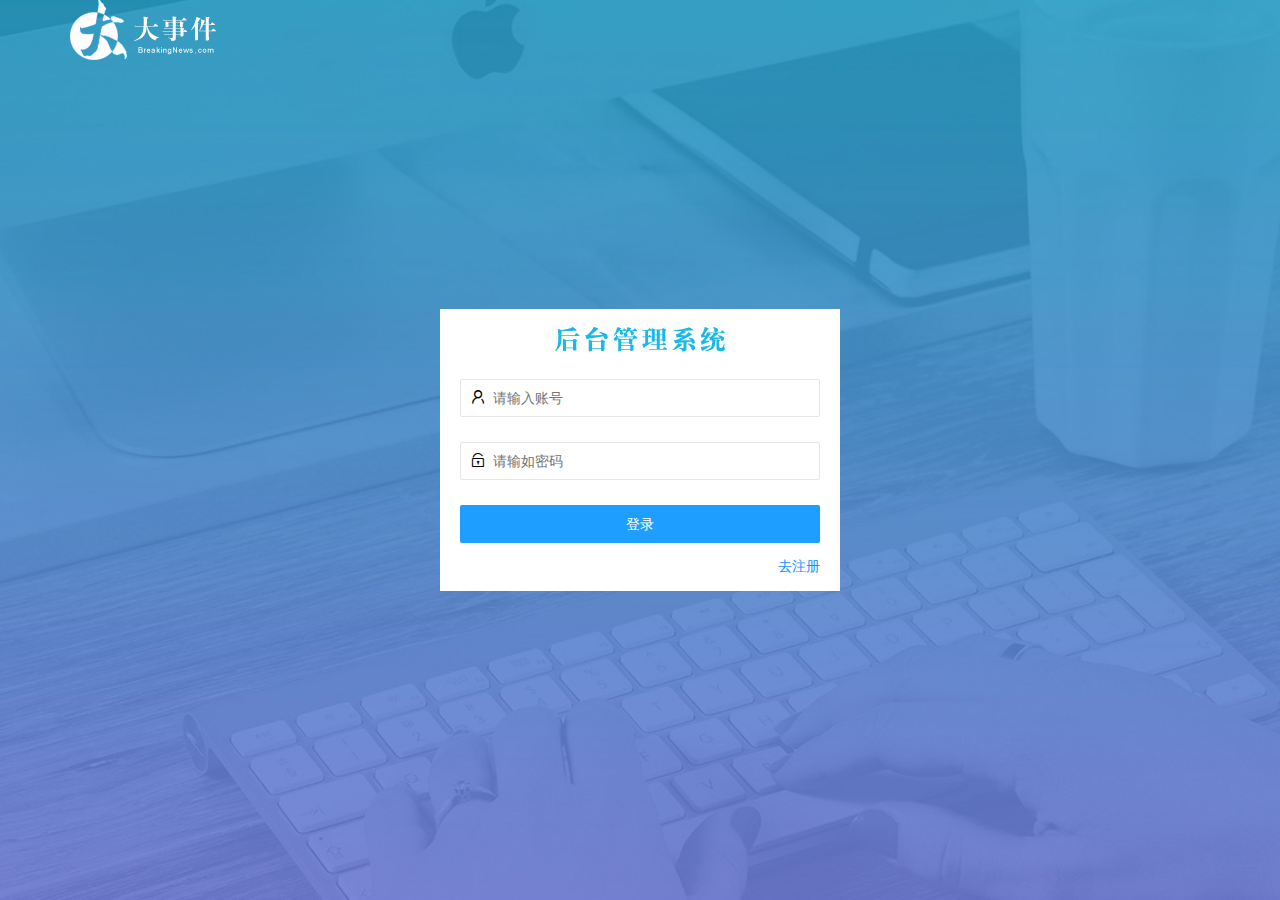
<file: login.html>
<!DOCTYPE html>
<html lang="en">

<head>
    <meta charset="UTF-8">
    <meta http-equiv="X-UA-Compatible" content="IE=edge">
    <meta name="viewport" content="width=device-width, initial-scale=1.0">
    <title>loginAndReg</title>
    <!-- 设置标签自闭和 -->
    <link rel="stylesheet" href="./assets/lib/layui/css/layui.css" />
    <link rel="stylesheet" href="./assets/css/login.css" />
    
</head>

<body>
    <!-- 头部logo区域 -->
    <div class="layui-main">
        <img src="./assets/images/logo.png" />
    </div>
    <!-- 登录注册区域 -->
    <div class="loginAndRegbox">
        <div class="title-box">
        </div>
        <!-- 登录表单 -->
        <div class="login-box">
            <form class="layui-form" action="" id="form_login">
                <div class="layui-form-item">
                    <i class="layui-icon layui-icon-username"></i>
                    <input type="text" name="username" placeholder="请输入账号" autocomplete="off" class="layui-input" required lay-verify="required">

                </div>
                <div class="layui-form-item">
                    <i class="layui-icon layui-icon-password"></i>
                    <input type="password" name="password" placeholder="请输如密码" autocomplete="off" class="layui-input" required lay-verify="required|pwd">

                </div>
                <div class="layui-form-item">
                    <!-- 表填提交按钮和普通按钮的区别，就是lay-submit 属性 -->
                    <button type="submit" class="layui-btn layui-btn-fluid layui-btn-normal" lay-submit>登录</button>
                </div>
                <div class="layui-form-item links">
                    <a href="#javascript:;" id="link_reg">去注册</a>
                </div>
            </form>
        </div>
        <!-- 注册表单 -->
        <div class="reg-box">
            <form class="layui-form" action="" id="form_reg">
                <div class="layui-form-item">
                    <i class="layui-icon layui-icon-username"></i>
                    <input type="text" name="username" placeholder="请输入账号" autocomplete="off" class="layui-input" required lay-verify="required">

                </div>
                <div class="layui-form-item">
                    <i class="layui-icon layui-icon-password "></i>
                    <input type="password" name="password" placeholder="请输如密码" autocomplete="off" class="layui-input" required lay-verify="required|pwd">

                </div>
                <div class="layui-form-item">
                    <i class="layui-icon layui-icon-password "></i>
                    <input type="password" name="repassword" placeholder="请确认密码" autocomplete="off" class="layui-input" required lay-verify="required|pwd">

                </div>
                <div class="layui-form-item">
                    <!-- 表填提交按钮和普通按钮的区别，就是lay-submit 属性 -->
                    <button type="submit" class="layui-btn layui-btn-fluid layui-btn-normal" lay-submit>注册</button>
                </div>
                <div class="layui-form-item links">
                    <a href="#javascript:;" id="link_login">去登陆</a>
                </div>
            </form>
        </div>

    </div>

    <script src="./assets/lib/layui/layui.all.js"></script>
    <script src="./assets/lib/jquery.js"></script>
    <script src="./assets/js/baseAPI.js"></script>
    
    <script src="./assets/js/login.js"></script>
</body>

</html>
</file>
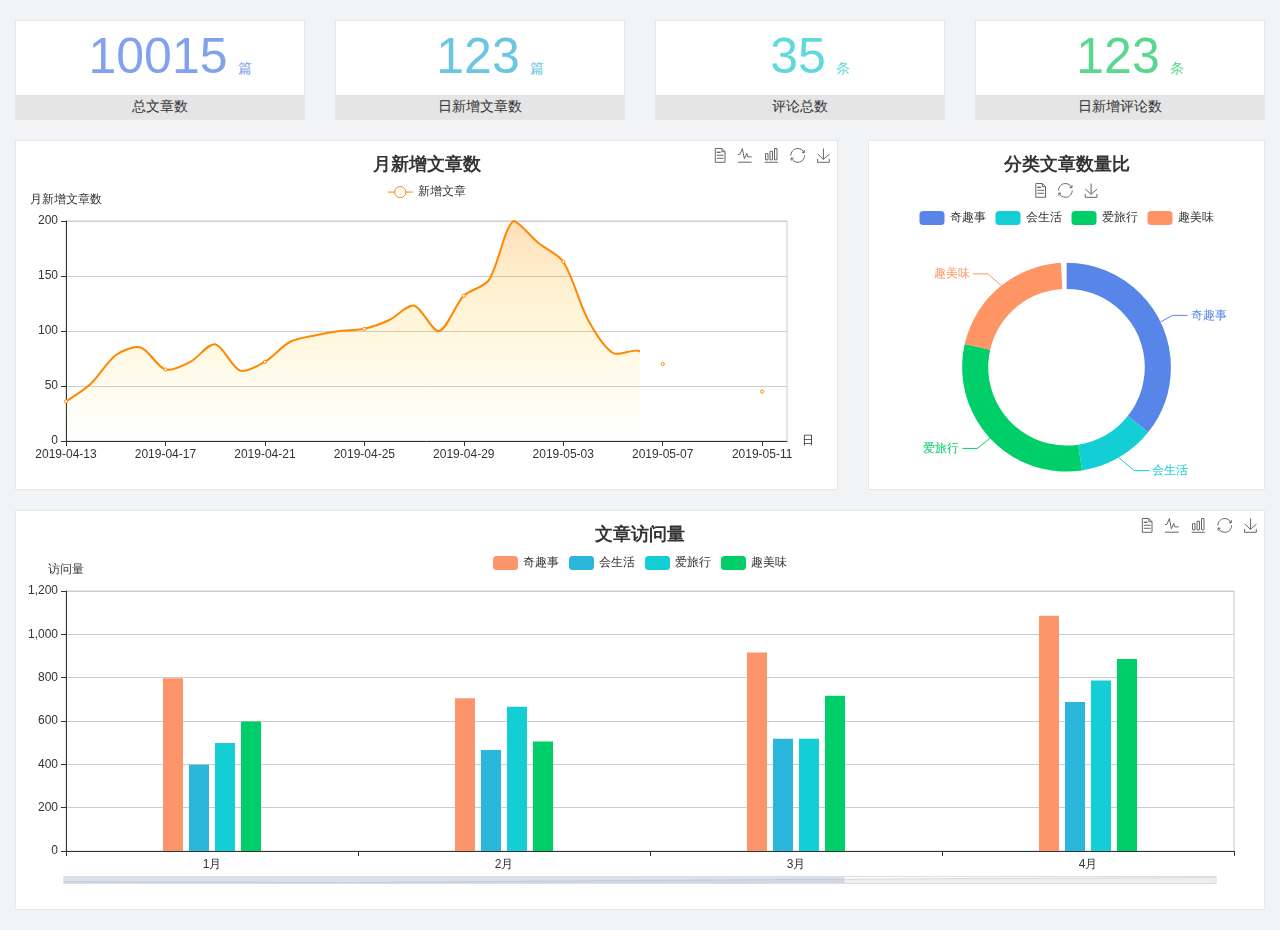
<file: home/dashboard.html>
<!DOCTYPE html>
<html lang="en">

<head>
  <meta charset="UTF-8">
  <meta name="viewport" content="width=device-width, initial-scale=1.0">
  <meta http-equiv="X-UA-Compatible" content="ie=edge">
  <title>图表统计</title>
  <link rel="stylesheet" href="../../assets/lib/bootstrap.css" />
  <link rel="stylesheet" href="../../assets/lib/main.css" />
  <script src="../../assets/lib/jquery.js"></script>
  <script type="text/javascript" src="../../assets/lib/echarts.min.js"></script>
</head>

<body>
  <div class="container-fluid">
    <div class="row spannel_list">
      <div class="col-sm-3 col-xs-6">
        <div class="spannel">
          <em>10015</em><span>篇</span>
          <b>总文章数</b>
        </div>
      </div>
      <div class="col-sm-3 col-xs-6">
        <div class="spannel scolor01">
          <em>123</em><span>篇</span>
          <b>日新增文章数</b>
        </div>
      </div>
      <div class="col-sm-3 col-xs-6">
        <div class="spannel scolor02">
          <em>35</em><span>条</span>
          <b>评论总数</b>
        </div>
      </div>
      <div class="col-sm-3 col-xs-6">
        <div class="spannel scolor03">
          <em>123</em><span>条</span>
          <b>日新增评论数</b>
        </div>
      </div>
    </div>
  </div>

  <div class="container-fluid">
    <div class="row curve-pie">
      <div class="col-lg-8 col-md-8">
        <div class="gragh_pannel" id="curve_show"></div>
      </div>
      <div class="col-lg-4 col-md-4">
        <div class="gragh_pannel" id="pie_show"></div>
      </div>
    </div>
  </div>

  <div class="container-fluid">
    <div class="column_pannel" id="column_show"></div>
  </div>

  <script>
    var oChart = echarts.init(document.getElementById('curve_show'));
    var aList_all = [
      { 'count': 36, 'date': '2019-04-13' },
      { 'count': 52, 'date': '2019-04-14' },
      { 'count': 78, 'date': '2019-04-15' },
      { 'count': 85, 'date': '2019-04-16' },
      { 'count': 65, 'date': '2019-04-17' },
      { 'count': 72, 'date': '2019-04-18' },
      { 'count': 88, 'date': '2019-04-19' },
      { 'count': 64, 'date': '2019-04-20' },
      { 'count': 72, 'date': '2019-04-21' },
      { 'count': 90, 'date': '2019-04-22' },
      { 'count': 96, 'date': '2019-04-23' },
      { 'count': 100, 'date': '2019-04-24' },
      { 'count': 102, 'date': '2019-04-25' },
      { 'count': 110, 'date': '2019-04-26' },
      { 'count': 123, 'date': '2019-04-27' },
      { 'count': 100, 'date': '2019-04-28' },
      { 'count': 132, 'date': '2019-04-29' },
      { 'count': 146, 'date': '2019-04-30' },
      { 'count': 200, 'date': '2019-05-01' },
      { 'count': 180, 'date': '2019-05-02' },
      { 'count': 163, 'date': '2019-05-03' },
      { 'count': 110, 'date': '2019-05-04' },
      { 'count': 80, 'date': '2019-05-05' },
      { 'count': 82, 'date': '2019-05-06' },
      { 'count': 70, 'date': '2019-05-07' },
      { 'count': 65, 'date': '2019-05-08' },
      { 'count': 54, 'date': '2019-05-09' },
      { 'count': 40, 'date': '2019-05-10' },
      { 'count': 45, 'date': '2019-05-11' },
      { 'count': 38, 'date': '2019-05-12' },
    ];

    let aCount = [];
    let aDate = [];

    for (var i = 0; i < aList_all.length; i++) {
      aCount.push(aList_all[i].count);
      aDate.push(aList_all[i].date);
    }

    var chartopt = {
      title: {
        text: '月新增文章数',
        left: 'center',
        top: '10'
      },
      tooltip: {
        trigger: 'axis'
      },
      legend: {
        data: ['新增文章'],
        top: '40'
      },
      toolbox: {
        show: true,
        feature: {
          mark: { show: true },
          dataView: { show: true, readOnly: false },
          magicType: { show: true, type: ['line', 'bar'] },
          restore: { show: true },
          saveAsImage: { show: true }
        }
      },
      calculable: true,
      xAxis: [
        {
          name: '日',
          type: 'category',
          boundaryGap: false,
          data: aDate
        }
      ],
      yAxis: [
        {
          name: '月新增文章数',
          type: 'value'
        }
      ],
      series: [
        {
          name: '新增文章',
          type: 'line',
          smooth: true,
          itemStyle: { normal: { areaStyle: { type: 'default' }, color: '#f80' }, lineStyle: { color: '#f80' } },
          data: aCount
        }],
      areaStyle: {
        normal: {
          color: new echarts.graphic.LinearGradient(0, 0, 0, 1, [{
            offset: 0,
            color: 'rgba(255,136,0,0.39)'
          }, {
            offset: .34,
            color: 'rgba(255,180,0,0.25)'
          }, {
            offset: 1,
            color: 'rgba(255,222,0,0.00)'
          }])

        }
      },
      grid: {
        show: true,
        x: 50,
        x2: 50,
        y: 80,
        height: 220
      }
    };

    oChart.setOption(chartopt);


    var oPie = echarts.init(document.getElementById('pie_show'));
    var oPieopt =
    {
      title: {
        top: 10,
        text: '分类文章数量比',
        x: 'center'
      },
      tooltip: {
        trigger: 'item',
        formatter: "{a} <br/>{b} : {c} ({d}%)"
      },
      color: ['#5885e8', '#13cfd5', '#00ce68', '#ff9565'],
      legend: {
        x: 'center',
        top: 65,
        data: ['奇趣事', '会生活', '爱旅行', '趣美味']
      },
      toolbox: {
        show: true,
        x: 'center',
        top: 35,
        feature: {
          mark: { show: true },
          dataView: { show: true, readOnly: false },
          magicType: {
            show: true,
            type: ['pie', 'funnel'],
            option: {
              funnel: {
                x: '25%',
                width: '50%',
                funnelAlign: 'left',
                max: 1548
              }
            }
          },
          restore: { show: true },
          saveAsImage: { show: true }
        }
      },
      calculable: true,
      series: [
        {
          name: '访问来源',
          type: 'pie',
          radius: ['45%', '60%'],
          center: ['50%', '65%'],
          data: [
            { value: 300, name: '奇趣事' },
            { value: 100, name: '会生活' },
            { value: 260, name: '爱旅行' },
            { value: 180, name: '趣美味' }
          ]
        }
      ]
    };
    oPie.setOption(oPieopt);



    var oColumn = this.echarts.init(document.getElementById('column_show'));
    var oColumnopt =
    {
      title: {
        text: '文章访问量',
        left: 'center',
        top: '10'
      },
      tooltip: {
        trigger: 'axis'
      },
      legend: {
        data: ['奇趣事', '会生活', '爱旅行', '趣美味'],
        top: '40'
      },
      toolbox: {
        show: true,
        feature: {
          mark: { show: true },
          dataView: { show: true, readOnly: false },
          magicType: { show: true, type: ['line', 'bar'] },
          restore: { show: true },
          saveAsImage: { show: true }
        }
      },
      calculable: true,
      xAxis: [
        {
          type: 'category',
          data: ['1月', '2月', '3月', '4月', '5月']
        }
      ],
      yAxis: [
        {
          name: '访问量',
          type: 'value'
        }
      ],
      series: [
        {
          name: '奇趣事',
          type: 'bar',
          barWidth: 20,
          itemStyle: {
            normal: { areaStyle: { type: 'default' }, color: '#fd956a' }
          },
          data: [800, 708, 920, 1090, 1200]
        },
        {
          name: '会生活',
          type: 'bar',
          barWidth: 20,
          itemStyle: {
            normal: { areaStyle: { type: 'default' }, color: '#2bb6db' }
          },
          data: [400, 468, 520, 690, 800]
        },
        {
          name: '爱旅行',
          type: 'bar',
          barWidth: 20,
          itemStyle: {
            normal: { areaStyle: { type: 'default' }, color: '#13cfd5' }
          },
          data: [500, 668, 520, 790, 900]
        },
        {
          name: '趣美味',
          type: 'bar',
          barWidth: 20,
          itemStyle: {
            normal: { areaStyle: { type: 'default' }, color: '#00ce68' }
          },
          data: [600, 508, 720, 890, 1000]
        }
      ],
      grid: {
        show: true,
        x: 50,
        x2: 30,
        y: 80,
        height: 260
      },
      dataZoom: [//给x轴设置滚动条
        {
          start: 0,//默认为0
          end: 100 - 1000 / 31,//默认为100
          type: 'slider',
          show: true,
          xAxisIndex: [0],
          handleSize: 0,//滑动条的 左右2个滑动条的大小
          height: 8,//组件高度
          left: 45, //左边的距离
          right: 50,//右边的距离
          bottom: 26,//右边的距离
          handleColor: '#ddd',//h滑动图标的颜色
          handleStyle: {
            borderColor: "#cacaca",
            borderWidth: "1",
            shadowBlur: 2,
            background: "#ddd",
            shadowColor: "#ddd",
          }
        }]
    };
    oColumn.setOption(oColumnopt);
  </script>
</body>

</html>
</file>
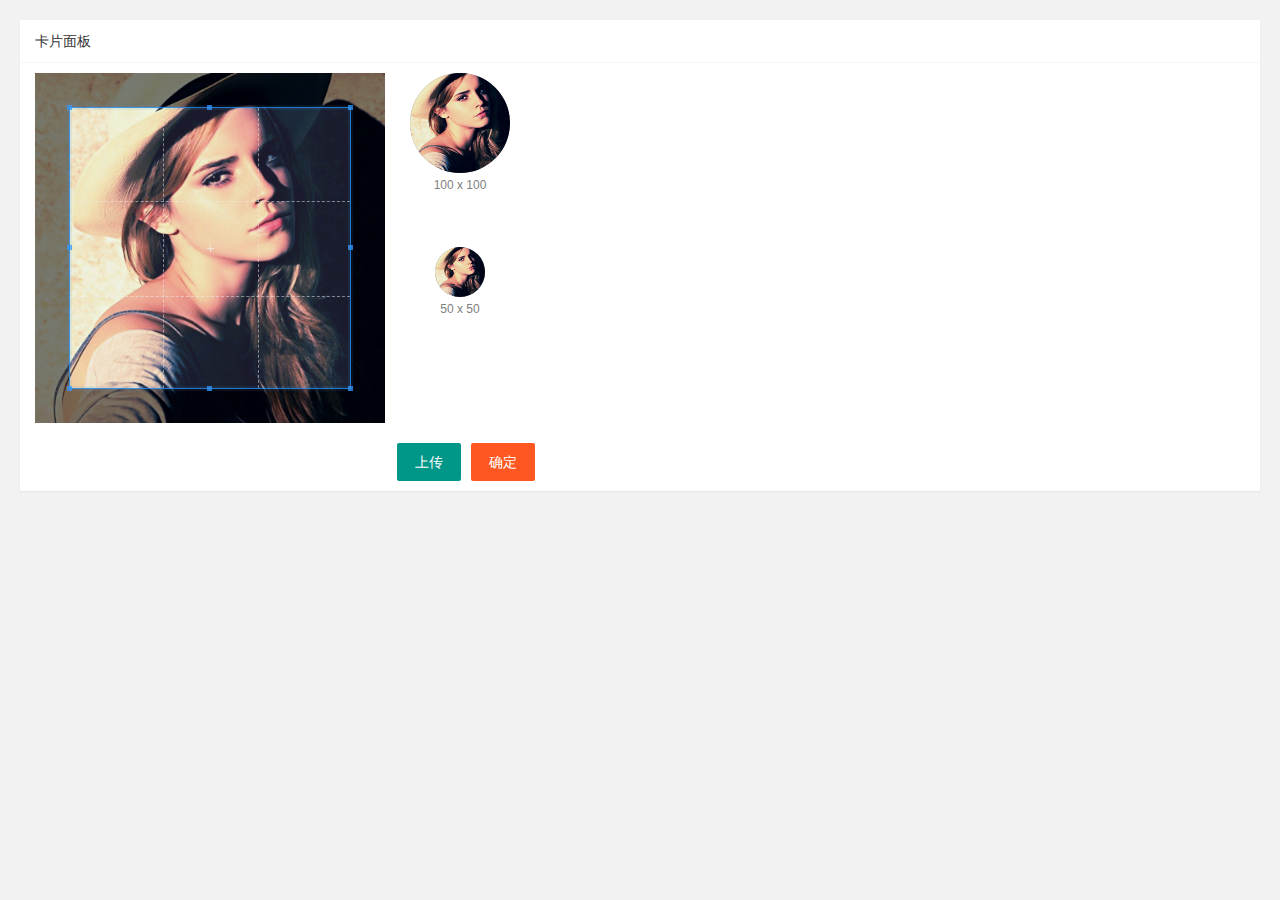
<file: user/user_avatar.html>
<!DOCTYPE html>
<html lang="en">

<head>
    <meta charset="UTF-8">
    <meta http-equiv="X-UA-Compatible" content="IE=edge">
    <meta name="viewport" content="width=device-width, initial-scale=1.0">
    <title>Document</title>
    <link rel="stylesheet" href="../assets/lib/layui/css/layui.css">
    <link rel="stylesheet" href="/assets/lib/cropper/cropper.css" />
    <link rel="stylesheet" href="../assets/css/user/user_avatar.css">
</head>

<body>
    <div class="layui-card">
        <div class="layui-card-header">卡片面板</div>
        <div class="layui-card-body">
            <!-- 第一行的图片裁剪和预览区域 -->
            <div class="row1">
                <!-- 图片裁剪区域 -->
                <div class="cropper-box">
                    <!-- 这个 img 标签很重要，将来会把它初始化为裁剪区域 -->
                    <img id="image" src="/assets/images/sample.jpg" />
                </div>
                <!-- 图片的预览区域 -->
                <div class="preview-box">
                    <div>
                        <!-- 宽高为 100px 的预览区域 -->
                        <div class="img-preview w100"></div>
                        <p class="size">100 x 100</p>
                    </div>
                    <div>
                        <!-- 宽高为 50px 的预览区域 -->
                        <div class="img-preview w50"></div>
                        <p class="size">50 x 50</p>
                    </div>
                </div>
            </div>

            <!-- 第二行的按钮区域 -->
            <div class="row2">
                <!-- bug2 这是一个input 不是button按钮 -->
                <!-- 指定上传什么类型的照片 -->
                <input type="file" id="file" accept="image/png,image/jpg">
                <button type="button" class="layui-btn" id="btnChooseImage">上传</button>
                <button type="button" class="layui-btn layui-btn-danger" id="btnUpload">确定</button>
            </div>

        </div>
    </div>

    <script src="../assets/lib/layui/layui.all.js"></script>
    <script src="/assets/lib/jquery.js"></script>
    <script src="../assets/js/baseAPI.js"></script>
    <script src="/assets/lib/cropper/Cropper.js"></script>
    <script src="/assets/lib/cropper/jquery-cropper.js"></script>
    <script src="../assets/js/user/user_avatar.js"></script>
</body>

</html>
</file>
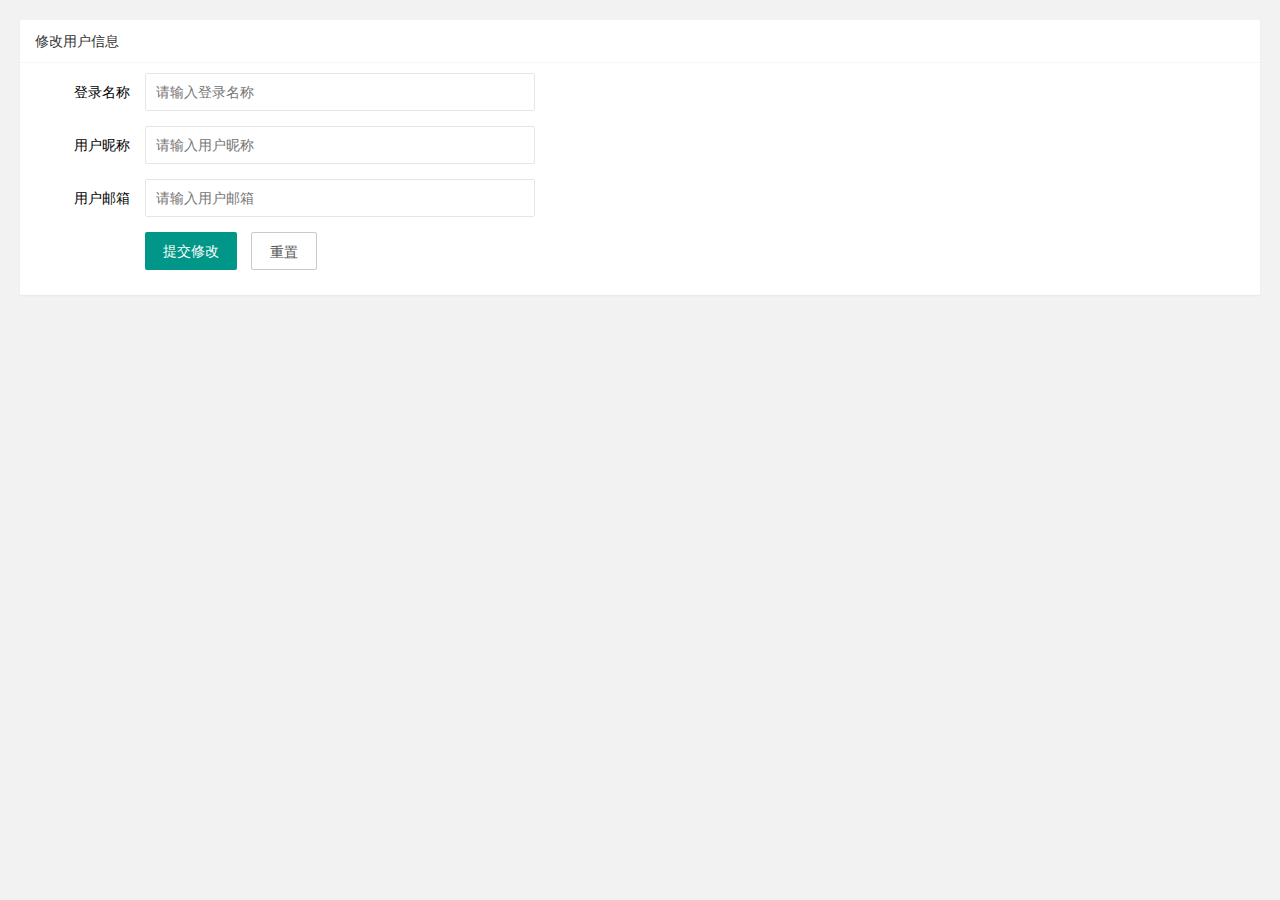
<file: user/user_info.html>
<!DOCTYPE html>
<html lang="en">

<head>
    <meta charset="UTF-8">
    <meta http-equiv="X-UA-Compatible" content="IE=edge">
    <meta name="viewport" content="width=device-width, initial-scale=1.0">
    <title>个人中心</title>
    <!-- 引入layui.css -->
    <link rel="stylesheet" href="../assets/lib/layui/css/layui.css" />
    <!-- 引入自己的css -->
    <link rel="stylesheet" href="../assets/css/user/user_info.css" />
</head>

<body>
    <div class="layui-card">
        <div class="layui-card-header">修改用户信息</div>
        <div class="layui-card-body">
            <form class="layui-form" lay-filter="userInfoForm">
                <!-- 表单的隐藏域名 不显示但是有值 -->
                <input type="hidden" name="id">
                <div class="layui-form-item">
                    <label class="layui-form-label">登录名称</label>
                    <div class="layui-input-block">
                        <!-- required为必填项 -->
                        <input type="text" name="username" required lay-verify="required" placeholder="请输入登录名称"
                            autocomplete="off" class="layui-input" readonly />
                    </div>
                </div>


                <div class="layui-form-item">
                    <label class="layui-form-label">用户昵称</label>
                    <div class="layui-input-block">
                        <!-- required为必填项 -->
                        <input type="text" name="nickname" required lay-verify="required|nickname" placeholder="请输入用户昵称"
                            autocomplete="off" class="layui-input" />
                    </div>
                </div>


                <div class="layui-form-item">
                    <label class="layui-form-label">用户邮箱</label>
                    <div class="layui-input-block">
                        <!-- required为必填项 -->
                        <input type="email" name="email" required lay-verify="required|email" placeholder="请输入用户邮箱"
                            autocomplete="off" class="layui-input" />
                    </div>
                </div>

                <div class="layui-form-item">
                    <div class="layui-input-block">
                        <button class="layui-btn" lay-submit lay-filter="formDemo" id="btnExit">提交修改</button>
                        <button type="reset" class="layui-btn layui-btn-primary" id="btnReset">重置</button>
                    </div>
                </div>
            </form>
        </div>
    </div>
    <script src="../assets/lib/layui/layui.all.js"></script>
    <script src="../assets/lib/jquery.js"></script>
    <script src="../assets/js/baseAPI.js"></script>
    <script src="../assets/js/user/user_info.js"></script>
</body>

</html>
</file>
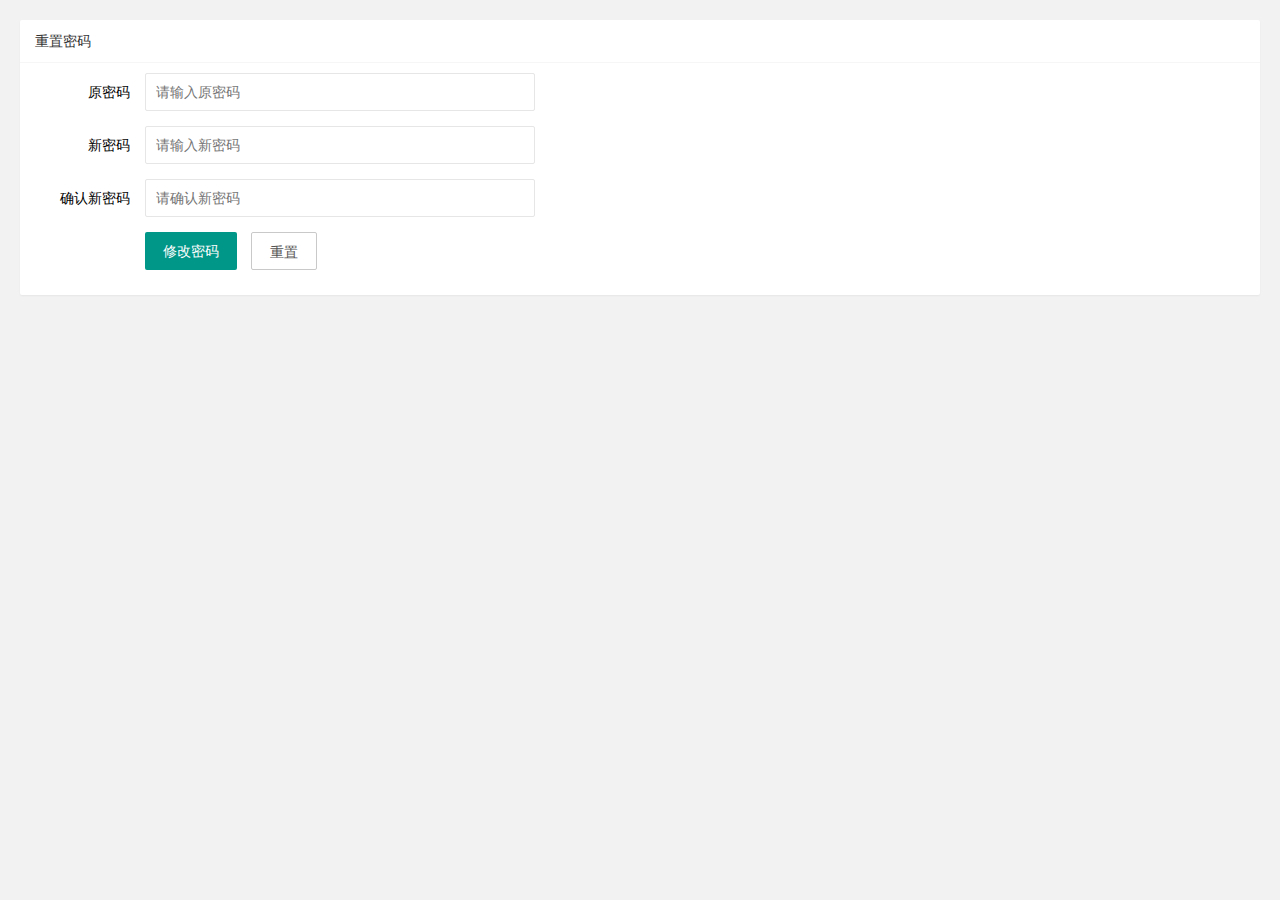
<file: user/user_pwd.html>
<!DOCTYPE html>
<html lang="en">

<head>
    <meta charset="UTF-8">
    <meta http-equiv="X-UA-Compatible" content="IE=edge">
    <meta name="viewport" content="width=device-width, initial-scale=1.0">
    <title>重置密码</title>
    <link rel="stylesheet" href="../assets/lib/layui/css/layui.css" />
    <link rel="stylesheet" href="../assets/css/user/user_pwd.css" />
</head>

<body>
    <div class="layui-card">
        <div class="layui-card-header">重置密码</div>
        <div class="layui-card-body">
            <!-- 密码重置表单 -->
            <form class="layui-form">
                <div class="layui-form-item">
                    <label class="layui-form-label">原密码</label>
                    <div class="layui-input-block">
                        <input type="password" name="oldPwd" required lay-verify="required|pwd" placeholder="请输入原密码"
                            autocomplete="off" class="layui-input" />
                    </div>
                </div>
                <div class="layui-form-item">
                    <label class="layui-form-label">新密码</label>
                    <div class="layui-input-block">
                        <input type="password" name="newPwd" required lay-verify="required|pwd|newPwd" placeholder="请输入新密码"
                            autocomplete="off" class="layui-input" />
                    </div>
                </div>
                <div class="layui-form-item">
                    <label class="layui-form-label">确认新密码</label>
                    <div class="layui-input-block">
                        <input type="password" name="rePwd" required lay-verify="required|pwd|rePwd" placeholder="请确认新密码"
                            autocomplete="off" class="layui-input" />
                    </div>
                </div>
                <div class="layui-form-item">
                    <div class="layui-input-block">
                        <button class="layui-btn" lay-submit lay-filter="formDemo">修改密码</button>
                        <button type="reset" class="layui-btn layui-btn-primary">重置</button>
                    </div>
                </div>
            </form>
        </div>
    </div>

    <script src="../assets/lib/layui/layui.all.js"></script>
    <script src="../assets/lib/jquery.js"></script>
    <script src="../assets/js/baseAPI.js"></script>
    <script src="../assets/js/user/user_pwd.js"></script>
</body>

</html>
</file>
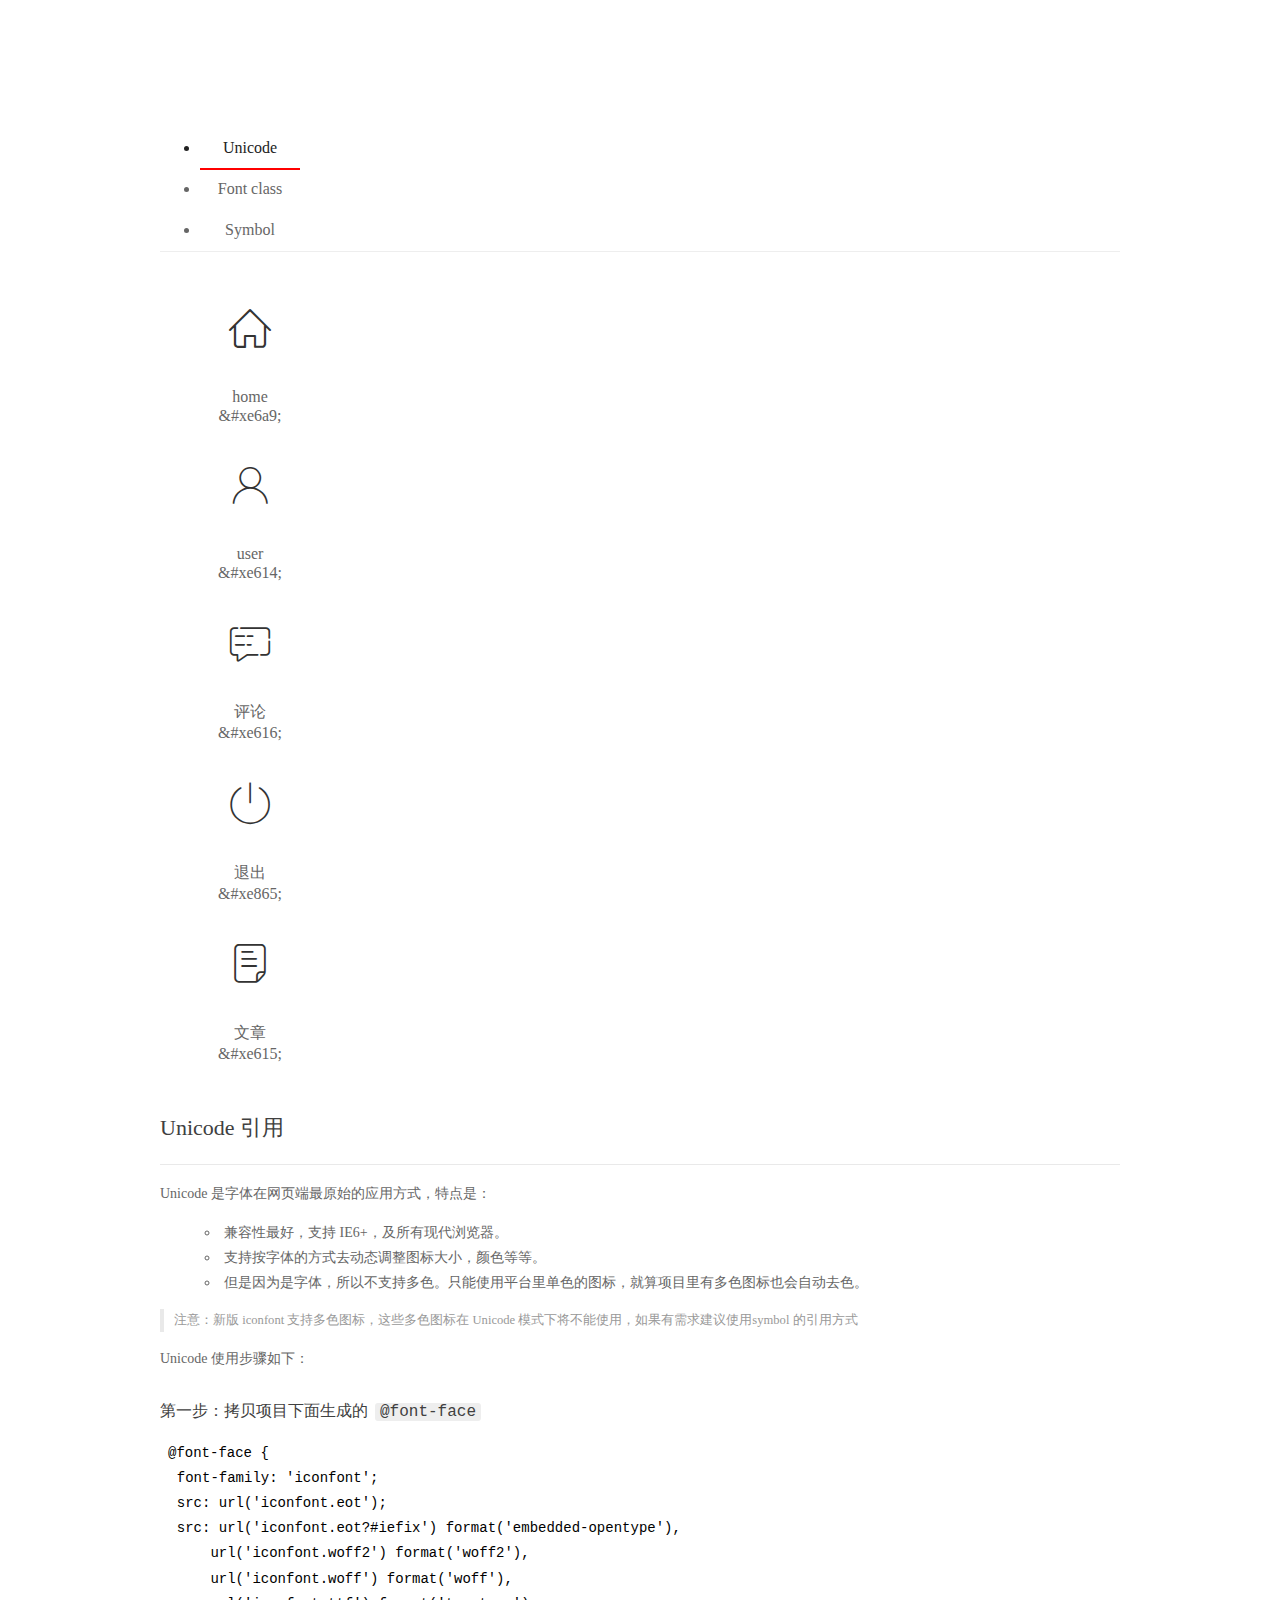
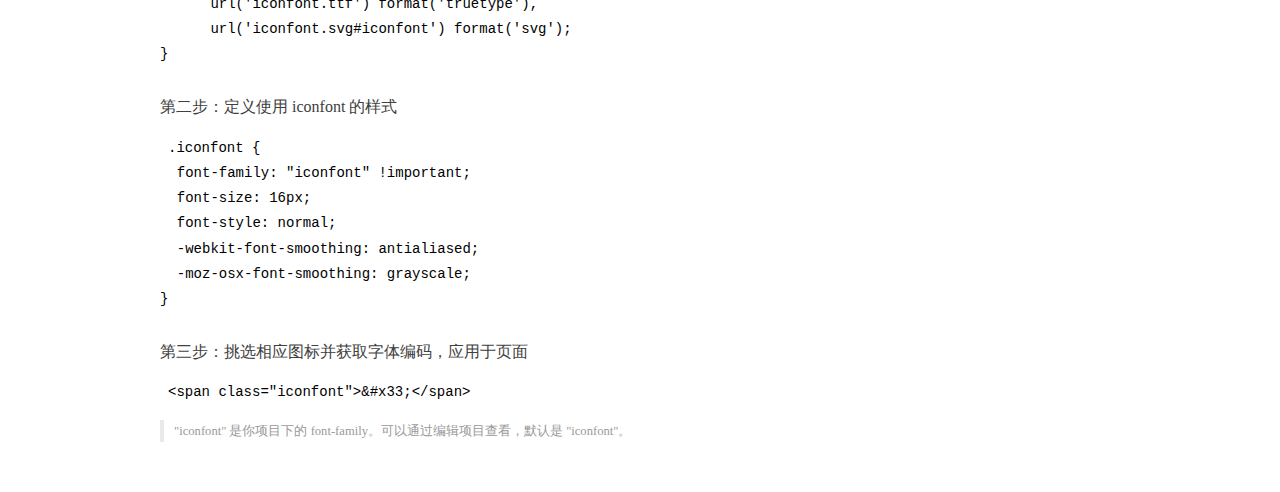
<file: assets/fonts/demo_index.html>
<!DOCTYPE html>
<html>
<head>
  <meta charset="utf-8"/>
  <title>IconFont Demo</title>
  <link rel="shortcut icon" href="https://gtms04.alicdn.com/tps/i4/TB1_oz6GVXXXXaFXpXXJDFnIXXX-64-64.ico" type="image/x-icon"/>
  <link rel="stylesheet" href="https://g.alicdn.com/thx/cube/1.3.2/cube.min.css">
  <link rel="stylesheet" href="demo.css">
  <link rel="stylesheet" href="iconfont.css">
  <script src="iconfont.js"></script>
  <!-- jQuery -->
  <script src="https://a1.alicdn.com/oss/uploads/2018/12/26/7bfddb60-08e8-11e9-9b04-53e73bb6408b.js"></script>
  <!-- 代码高亮 -->
  <script src="https://a1.alicdn.com/oss/uploads/2018/12/26/a3f714d0-08e6-11e9-8a15-ebf944d7534c.js"></script>
</head>
<body>
  <div class="main">
    <h1 class="logo"><a href="https://www.iconfont.cn/" title="iconfont 首页" target="_blank">&#xe86b;</a></h1>
    <div class="nav-tabs">
      <ul id="tabs" class="dib-box">
        <li class="dib active"><span>Unicode</span></li>
        <li class="dib"><span>Font class</span></li>
        <li class="dib"><span>Symbol</span></li>
      </ul>
      
    </div>
    <div class="tab-container">
      <div class="content unicode" style="display: block;">
          <ul class="icon_lists dib-box">
          
            <li class="dib">
              <span class="icon iconfont">&#xe6a9;</span>
                <div class="name">home</div>
                <div class="code-name">&amp;#xe6a9;</div>
              </li>
          
            <li class="dib">
              <span class="icon iconfont">&#xe614;</span>
                <div class="name">user</div>
                <div class="code-name">&amp;#xe614;</div>
              </li>
          
            <li class="dib">
              <span class="icon iconfont">&#xe616;</span>
                <div class="name">评论</div>
                <div class="code-name">&amp;#xe616;</div>
              </li>
          
            <li class="dib">
              <span class="icon iconfont">&#xe865;</span>
                <div class="name">退出</div>
                <div class="code-name">&amp;#xe865;</div>
              </li>
          
            <li class="dib">
              <span class="icon iconfont">&#xe615;</span>
                <div class="name">文章</div>
                <div class="code-name">&amp;#xe615;</div>
              </li>
          
          </ul>
          <div class="article markdown">
          <h2 id="unicode-">Unicode 引用</h2>
          <hr>

          <p>Unicode 是字体在网页端最原始的应用方式，特点是：</p>
          <ul>
            <li>兼容性最好，支持 IE6+，及所有现代浏览器。</li>
            <li>支持按字体的方式去动态调整图标大小，颜色等等。</li>
            <li>但是因为是字体，所以不支持多色。只能使用平台里单色的图标，就算项目里有多色图标也会自动去色。</li>
          </ul>
          <blockquote>
            <p>注意：新版 iconfont 支持多色图标，这些多色图标在 Unicode 模式下将不能使用，如果有需求建议使用symbol 的引用方式</p>
          </blockquote>
          <p>Unicode 使用步骤如下：</p>
          <h3 id="-font-face">第一步：拷贝项目下面生成的 <code>@font-face</code></h3>
<pre><code class="language-css"
>@font-face {
  font-family: 'iconfont';
  src: url('iconfont.eot');
  src: url('iconfont.eot?#iefix') format('embedded-opentype'),
      url('iconfont.woff2') format('woff2'),
      url('iconfont.woff') format('woff'),
      url('iconfont.ttf') format('truetype'),
      url('iconfont.svg#iconfont') format('svg');
}
</code></pre>
          <h3 id="-iconfont-">第二步：定义使用 iconfont 的样式</h3>
<pre><code class="language-css"
>.iconfont {
  font-family: "iconfont" !important;
  font-size: 16px;
  font-style: normal;
  -webkit-font-smoothing: antialiased;
  -moz-osx-font-smoothing: grayscale;
}
</code></pre>
          <h3 id="-">第三步：挑选相应图标并获取字体编码，应用于页面</h3>
<pre>
<code class="language-html"
>&lt;span class="iconfont"&gt;&amp;#x33;&lt;/span&gt;
</code></pre>
          <blockquote>
            <p>"iconfont" 是你项目下的 font-family。可以通过编辑项目查看，默认是 "iconfont"。</p>
          </blockquote>
          </div>
      </div>
      <div class="content font-class">
        <ul class="icon_lists dib-box">
          
          <li class="dib">
            <span class="icon iconfont icon-home"></span>
            <div class="name">
              home
            </div>
            <div class="code-name">.icon-home
            </div>
          </li>
          
          <li class="dib">
            <span class="icon iconfont icon-user"></span>
            <div class="name">
              user
            </div>
            <div class="code-name">.icon-user
            </div>
          </li>
          
          <li class="dib">
            <span class="icon iconfont icon-pinglun"></span>
            <div class="name">
              评论
            </div>
            <div class="code-name">.icon-pinglun
            </div>
          </li>
          
          <li class="dib">
            <span class="icon iconfont icon-tuichu"></span>
            <div class="name">
              退出
            </div>
            <div class="code-name">.icon-tuichu
            </div>
          </li>
          
          <li class="dib">
            <span class="icon iconfont icon-16"></span>
            <div class="name">
              文章
            </div>
            <div class="code-name">.icon-16
            </div>
          </li>
          
        </ul>
        <div class="article markdown">
        <h2 id="font-class-">font-class 引用</h2>
        <hr>

        <p>font-class 是 Unicode 使用方式的一种变种，主要是解决 Unicode 书写不直观，语意不明确的问题。</p>
        <p>与 Unicode 使用方式相比，具有如下特点：</p>
        <ul>
          <li>兼容性良好，支持 IE8+，及所有现代浏览器。</li>
          <li>相比于 Unicode 语意明确，书写更直观。可以很容易分辨这个 icon 是什么。</li>
          <li>因为使用 class 来定义图标，所以当要替换图标时，只需要修改 class 里面的 Unicode 引用。</li>
          <li>不过因为本质上还是使用的字体，所以多色图标还是不支持的。</li>
        </ul>
        <p>使用步骤如下：</p>
        <h3 id="-fontclass-">第一步：引入项目下面生成的 fontclass 代码：</h3>
<pre><code class="language-html">&lt;link rel="stylesheet" href="./iconfont.css"&gt;
</code></pre>
        <h3 id="-">第二步：挑选相应图标并获取类名，应用于页面：</h3>
<pre><code class="language-html">&lt;span class="iconfont icon-xxx"&gt;&lt;/span&gt;
</code></pre>
        <blockquote>
          <p>"
            iconfont" 是你项目下的 font-family。可以通过编辑项目查看，默认是 "iconfont"。</p>
        </blockquote>
      </div>
      </div>
      <div class="content symbol">
          <ul class="icon_lists dib-box">
          
            <li class="dib">
                <svg class="icon svg-icon" aria-hidden="true">
                  <use xlink:href="#icon-home"></use>
                </svg>
                <div class="name">home</div>
                <div class="code-name">#icon-home</div>
            </li>
          
            <li class="dib">
                <svg class="icon svg-icon" aria-hidden="true">
                  <use xlink:href="#icon-user"></use>
                </svg>
                <div class="name">user</div>
                <div class="code-name">#icon-user</div>
            </li>
          
            <li class="dib">
                <svg class="icon svg-icon" aria-hidden="true">
                  <use xlink:href="#icon-pinglun"></use>
                </svg>
                <div class="name">评论</div>
                <div class="code-name">#icon-pinglun</div>
            </li>
          
            <li class="dib">
                <svg class="icon svg-icon" aria-hidden="true">
                  <use xlink:href="#icon-tuichu"></use>
                </svg>
                <div class="name">退出</div>
                <div class="code-name">#icon-tuichu</div>
            </li>
          
            <li class="dib">
                <svg class="icon svg-icon" aria-hidden="true">
                  <use xlink:href="#icon-16"></use>
                </svg>
                <div class="name">文章</div>
                <div class="code-name">#icon-16</div>
            </li>
          
          </ul>
          <div class="article markdown">
          <h2 id="symbol-">Symbol 引用</h2>
          <hr>

          <p>这是一种全新的使用方式，应该说这才是未来的主流，也是平台目前推荐的用法。相关介绍可以参考这篇<a href="">文章</a>
            这种用法其实是做了一个 SVG 的集合，与另外两种相比具有如下特点：</p>
          <ul>
            <li>支持多色图标了，不再受单色限制。</li>
            <li>通过一些技巧，支持像字体那样，通过 <code>font-size</code>, <code>color</code> 来调整样式。</li>
            <li>兼容性较差，支持 IE9+，及现代浏览器。</li>
            <li>浏览器渲染 SVG 的性能一般，还不如 png。</li>
          </ul>
          <p>使用步骤如下：</p>
          <h3 id="-symbol-">第一步：引入项目下面生成的 symbol 代码：</h3>
<pre><code class="language-html">&lt;script src="./iconfont.js"&gt;&lt;/script&gt;
</code></pre>
          <h3 id="-css-">第二步：加入通用 CSS 代码（引入一次就行）：</h3>
<pre><code class="language-html">&lt;style&gt;
.icon {
  width: 1em;
  height: 1em;
  vertical-align: -0.15em;
  fill: currentColor;
  overflow: hidden;
}
&lt;/style&gt;
</code></pre>
          <h3 id="-">第三步：挑选相应图标并获取类名，应用于页面：</h3>
<pre><code class="language-html">&lt;svg class="icon" aria-hidden="true"&gt;
  &lt;use xlink:href="#icon-xxx"&gt;&lt;/use&gt;
&lt;/svg&gt;
</code></pre>
          </div>
      </div>

    </div>
  </div>
  <script>
  $(document).ready(function () {
      $('.tab-container .content:first').show()

      $('#tabs li').click(function (e) {
        var tabContent = $('.tab-container .content')
        var index = $(this).index()

        if ($(this).hasClass('active')) {
          return
        } else {
          $('#tabs li').removeClass('active')
          $(this).addClass('active')

          tabContent.hide().eq(index).fadeIn()
        }
      })
    })
  </script>
</body>
</html>
</file>
<file: assets/lib/layui/css/layui.css>
/** layui-v2.5.5 MIT License By https://www.layui.com */
 .layui-inline,img{display:inline-block;vertical-align:middle}h1,h2,h3,h4,h5,h6{font-weight:400}.layui-edge,.layui-header,.layui-inline,.layui-main{position:relative}.layui-body,.layui-edge,.layui-elip{overflow:hidden}.layui-btn,.layui-edge,.layui-inline,img{vertical-align:middle}.layui-btn,.layui-disabled,.layui-icon,.layui-unselect{-moz-user-select:none;-webkit-user-select:none;-ms-user-select:none}.layui-elip,.layui-form-checkbox span,.layui-form-pane .layui-form-label{text-overflow:ellipsis;white-space:nowrap}.layui-breadcrumb,.layui-tree-btnGroup{visibility:hidden}blockquote,body,button,dd,div,dl,dt,form,h1,h2,h3,h4,h5,h6,input,li,ol,p,pre,td,textarea,th,ul{margin:0;padding:0;-webkit-tap-highlight-color:rgba(0,0,0,0)}a:active,a:hover{outline:0}img{border:none}li{list-style:none}table{border-collapse:collapse;border-spacing:0}h4,h5,h6{font-size:100%}button,input,optgroup,option,select,textarea{font-family:inherit;font-size:inherit;font-style:inherit;font-weight:inherit;outline:0}pre{white-space:pre-wrap;white-space:-moz-pre-wrap;white-space:-pre-wrap;white-space:-o-pre-wrap;word-wrap:break-word}body{line-height:24px;font:14px Helvetica Neue,Helvetica,PingFang SC,Tahoma,Arial,sans-serif}hr{height:1px;margin:10px 0;border:0;clear:both}a{color:#333;text-decoration:none}a:hover{color:#777}a cite{font-style:normal;*cursor:pointer}.layui-border-box,.layui-border-box *{box-sizing:border-box}.layui-box,.layui-box *{box-sizing:content-box}.layui-clear{clear:both;*zoom:1}.layui-clear:after{content:'\20';clear:both;*zoom:1;display:block;height:0}.layui-inline{*display:inline;*zoom:1}.layui-edge{display:inline-block;width:0;height:0;border-width:6px;border-style:dashed;border-color:transparent}.layui-edge-top{top:-4px;border-bottom-color:#999;border-bottom-style:solid}.layui-edge-right{border-left-color:#999;border-left-style:solid}.layui-edge-bottom{top:2px;border-top-color:#999;border-top-style:solid}.layui-edge-left{border-right-color:#999;border-right-style:solid}.layui-disabled,.layui-disabled:hover{color:#d2d2d2!important;cursor:not-allowed!important}.layui-circle{border-radius:100%}.layui-show{display:block!important}.layui-hide{display:none!important}@font-face{font-family:layui-icon;src:url(../font/iconfont.eot?v=250);src:url(../font/iconfont.eot?v=250#iefix) format('embedded-opentype'),url(../font/iconfont.woff2?v=250) format('woff2'),url(../font/iconfont.woff?v=250) format('woff'),url(../font/iconfont.ttf?v=250) format('truetype'),url(../font/iconfont.svg?v=250#layui-icon) format('svg')}.layui-icon{font-family:layui-icon!important;font-size:16px;font-style:normal;-webkit-font-smoothing:antialiased;-moz-osx-font-smoothing:grayscale}.layui-icon-reply-fill:before{content:"\e611"}.layui-icon-set-fill:before{content:"\e614"}.layui-icon-menu-fill:before{content:"\e60f"}.layui-icon-search:before{content:"\e615"}.layui-icon-share:before{content:"\e641"}.layui-icon-set-sm:before{content:"\e620"}.layui-icon-engine:before{content:"\e628"}.layui-icon-close:before{content:"\1006"}.layui-icon-close-fill:before{content:"\1007"}.layui-icon-chart-screen:before{content:"\e629"}.layui-icon-star:before{content:"\e600"}.layui-icon-circle-dot:before{content:"\e617"}.layui-icon-chat:before{content:"\e606"}.layui-icon-release:before{content:"\e609"}.layui-icon-list:before{content:"\e60a"}.layui-icon-chart:before{content:"\e62c"}.layui-icon-ok-circle:before{content:"\1005"}.layui-icon-layim-theme:before{content:"\e61b"}.layui-icon-table:before{content:"\e62d"}.layui-icon-right:before{content:"\e602"}.layui-icon-left:before{content:"\e603"}.layui-icon-cart-simple:before{content:"\e698"}.layui-icon-face-cry:before{content:"\e69c"}.layui-icon-face-smile:before{content:"\e6af"}.layui-icon-survey:before{content:"\e6b2"}.layui-icon-tree:before{content:"\e62e"}.layui-icon-upload-circle:before{content:"\e62f"}.layui-icon-add-circle:before{content:"\e61f"}.layui-icon-download-circle:before{content:"\e601"}.layui-icon-templeate-1:before{content:"\e630"}.layui-icon-util:before{content:"\e631"}.layui-icon-face-surprised:before{content:"\e664"}.layui-icon-edit:before{content:"\e642"}.layui-icon-speaker:before{content:"\e645"}.layui-icon-down:before{content:"\e61a"}.layui-icon-file:before{content:"\e621"}.layui-icon-layouts:before{content:"\e632"}.layui-icon-rate-half:before{content:"\e6c9"}.layui-icon-add-circle-fine:before{content:"\e608"}.layui-icon-prev-circle:before{content:"\e633"}.layui-icon-read:before{content:"\e705"}.layui-icon-404:before{content:"\e61c"}.layui-icon-carousel:before{content:"\e634"}.layui-icon-help:before{content:"\e607"}.layui-icon-code-circle:before{content:"\e635"}.layui-icon-water:before{content:"\e636"}.layui-icon-username:before{content:"\e66f"}.layui-icon-find-fill:before{content:"\e670"}.layui-icon-about:before{content:"\e60b"}.layui-icon-location:before{content:"\e715"}.layui-icon-up:before{content:"\e619"}.layui-icon-pause:before{content:"\e651"}.layui-icon-date:before{content:"\e637"}.layui-icon-layim-uploadfile:before{content:"\e61d"}.layui-icon-delete:before{content:"\e640"}.layui-icon-play:before{content:"\e652"}.layui-icon-top:before{content:"\e604"}.layui-icon-friends:before{content:"\e612"}.layui-icon-refresh-3:before{content:"\e9aa"}.layui-icon-ok:before{content:"\e605"}.layui-icon-layer:before{content:"\e638"}.layui-icon-face-smile-fine:before{content:"\e60c"}.layui-icon-dollar:before{content:"\e659"}.layui-icon-group:before{content:"\e613"}.layui-icon-layim-download:before{content:"\e61e"}.layui-icon-picture-fine:before{content:"\e60d"}.layui-icon-link:before{content:"\e64c"}.layui-icon-diamond:before{content:"\e735"}.layui-icon-log:before{content:"\e60e"}.layui-icon-rate-solid:before{content:"\e67a"}.layui-icon-fonts-del:before{content:"\e64f"}.layui-icon-unlink:before{content:"\e64d"}.layui-icon-fonts-clear:before{content:"\e639"}.layui-icon-triangle-r:before{content:"\e623"}.layui-icon-circle:before{content:"\e63f"}.layui-icon-radio:before{content:"\e643"}.layui-icon-align-center:before{content:"\e647"}.layui-icon-align-right:before{content:"\e648"}.layui-icon-align-left:before{content:"\e649"}.layui-icon-loading-1:before{content:"\e63e"}.layui-icon-return:before{content:"\e65c"}.layui-icon-fonts-strong:before{content:"\e62b"}.layui-icon-upload:before{content:"\e67c"}.layui-icon-dialogue:before{content:"\e63a"}.layui-icon-video:before{content:"\e6ed"}.layui-icon-headset:before{content:"\e6fc"}.layui-icon-cellphone-fine:before{content:"\e63b"}.layui-icon-add-1:before{content:"\e654"}.layui-icon-face-smile-b:before{content:"\e650"}.layui-icon-fonts-html:before{content:"\e64b"}.layui-icon-form:before{content:"\e63c"}.layui-icon-cart:before{content:"\e657"}.layui-icon-camera-fill:before{content:"\e65d"}.layui-icon-tabs:before{content:"\e62a"}.layui-icon-fonts-code:before{content:"\e64e"}.layui-icon-fire:before{content:"\e756"}.layui-icon-set:before{content:"\e716"}.layui-icon-fonts-u:before{content:"\e646"}.layui-icon-triangle-d:before{content:"\e625"}.layui-icon-tips:before{content:"\e702"}.layui-icon-picture:before{content:"\e64a"}.layui-icon-more-vertical:before{content:"\e671"}.layui-icon-flag:before{content:"\e66c"}.layui-icon-loading:before{content:"\e63d"}.layui-icon-fonts-i:before{content:"\e644"}.layui-icon-refresh-1:before{content:"\e666"}.layui-icon-rmb:before{content:"\e65e"}.layui-icon-home:before{content:"\e68e"}.layui-icon-user:before{content:"\e770"}.layui-icon-notice:before{content:"\e667"}.layui-icon-login-weibo:before{content:"\e675"}.layui-icon-voice:before{content:"\e688"}.layui-icon-upload-drag:before{content:"\e681"}.layui-icon-login-qq:before{content:"\e676"}.layui-icon-snowflake:before{content:"\e6b1"}.layui-icon-file-b:before{content:"\e655"}.layui-icon-template:before{content:"\e663"}.layui-icon-auz:before{content:"\e672"}.layui-icon-console:before{content:"\e665"}.layui-icon-app:before{content:"\e653"}.layui-icon-prev:before{content:"\e65a"}.layui-icon-website:before{content:"\e7ae"}.layui-icon-next:before{content:"\e65b"}.layui-icon-component:before{content:"\e857"}.layui-icon-more:before{content:"\e65f"}.layui-icon-login-wechat:before{content:"\e677"}.layui-icon-shrink-right:before{content:"\e668"}.layui-icon-spread-left:before{content:"\e66b"}.layui-icon-camera:before{content:"\e660"}.layui-icon-note:before{content:"\e66e"}.layui-icon-refresh:before{content:"\e669"}.layui-icon-female:before{content:"\e661"}.layui-icon-male:before{content:"\e662"}.layui-icon-password:before{content:"\e673"}.layui-icon-senior:before{content:"\e674"}.layui-icon-theme:before{content:"\e66a"}.layui-icon-tread:before{content:"\e6c5"}.layui-icon-praise:before{content:"\e6c6"}.layui-icon-star-fill:before{content:"\e658"}.layui-icon-rate:before{content:"\e67b"}.layui-icon-template-1:before{content:"\e656"}.layui-icon-vercode:before{content:"\e679"}.layui-icon-cellphone:before{content:"\e678"}.layui-icon-screen-full:before{content:"\e622"}.layui-icon-screen-restore:before{content:"\e758"}.layui-icon-cols:before{content:"\e610"}.layui-icon-export:before{content:"\e67d"}.layui-icon-print:before{content:"\e66d"}.layui-icon-slider:before{content:"\e714"}.layui-icon-addition:before{content:"\e624"}.layui-icon-subtraction:before{content:"\e67e"}.layui-icon-service:before{content:"\e626"}.layui-icon-transfer:before{content:"\e691"}.layui-main{width:1140px;margin:0 auto}.layui-header{z-index:1000;height:60px}.layui-header a:hover{transition:all .5s;-webkit-transition:all .5s}.layui-side{position:fixed;left:0;top:0;bottom:0;z-index:999;width:200px;overflow-x:hidden}.layui-side-scroll{position:relative;width:220px;height:100%;overflow-x:hidden}.layui-body{position:absolute;left:200px;right:0;top:0;bottom:0;z-index:998;width:auto;overflow-y:auto;box-sizing:border-box}.layui-layout-body{overflow:hidden}.layui-layout-admin .layui-header{background-color:#23262E}.layui-layout-admin .layui-side{top:60px;width:200px;overflow-x:hidden}.layui-layout-admin .layui-body{position:fixed;top:60px;bottom:44px}.layui-layout-admin .layui-main{width:auto;margin:0 15px}.layui-layout-admin .layui-footer{position:fixed;left:200px;right:0;bottom:0;height:44px;line-height:44px;padding:0 15px;background-color:#eee}.layui-layout-admin .layui-logo{position:absolute;left:0;top:0;width:200px;height:100%;line-height:60px;text-align:center;color:#009688;font-size:16px}.layui-layout-admin .layui-header .layui-nav{background:0 0}.layui-layout-left{position:absolute!important;left:200px;top:0}.layui-layout-right{position:absolute!important;right:0;top:0}.layui-container{position:relative;margin:0 auto;padding:0 15px;box-sizing:border-box}.layui-fluid{position:relative;margin:0 auto;padding:0 15px}.layui-row:after,.layui-row:before{content:'';display:block;clear:both}.layui-col-lg1,.layui-col-lg10,.layui-col-lg11,.layui-col-lg12,.layui-col-lg2,.layui-col-lg3,.layui-col-lg4,.layui-col-lg5,.layui-col-lg6,.layui-col-lg7,.layui-col-lg8,.layui-col-lg9,.layui-col-md1,.layui-col-md10,.layui-col-md11,.layui-col-md12,.layui-col-md2,.layui-col-md3,.layui-col-md4,.layui-col-md5,.layui-col-md6,.layui-col-md7,.layui-col-md8,.layui-col-md9,.layui-col-sm1,.layui-col-sm10,.layui-col-sm11,.layui-col-sm12,.layui-col-sm2,.layui-col-sm3,.layui-col-sm4,.layui-col-sm5,.layui-col-sm6,.layui-col-sm7,.layui-col-sm8,.layui-col-sm9,.layui-col-xs1,.layui-col-xs10,.layui-col-xs11,.layui-col-xs12,.layui-col-xs2,.layui-col-xs3,.layui-col-xs4,.layui-col-xs5,.layui-col-xs6,.layui-col-xs7,.layui-col-xs8,.layui-col-xs9{position:relative;display:block;box-sizing:border-box}.layui-col-xs1,.layui-col-xs10,.layui-col-xs11,.layui-col-xs12,.layui-col-xs2,.layui-col-xs3,.layui-col-xs4,.layui-col-xs5,.layui-col-xs6,.layui-col-xs7,.layui-col-xs8,.layui-col-xs9{float:left}.layui-col-xs1{width:8.33333333%}.layui-col-xs2{width:16.66666667%}.layui-col-xs3{width:25%}.layui-col-xs4{width:33.33333333%}.layui-col-xs5{width:41.66666667%}.layui-col-xs6{width:50%}.layui-col-xs7{width:58.33333333%}.layui-col-xs8{width:66.66666667%}.layui-col-xs9{width:75%}.layui-col-xs10{width:83.33333333%}.layui-col-xs11{width:91.66666667%}.layui-col-xs12{width:100%}.layui-col-xs-offset1{margin-left:8.33333333%}.layui-col-xs-offset2{margin-left:16.66666667%}.layui-col-xs-offset3{margin-left:25%}.layui-col-xs-offset4{margin-left:33.33333333%}.layui-col-xs-offset5{margin-left:41.66666667%}.layui-col-xs-offset6{margin-left:50%}.layui-col-xs-offset7{margin-left:58.33333333%}.layui-col-xs-offset8{margin-left:66.66666667%}.layui-col-xs-offset9{margin-left:75%}.layui-col-xs-offset10{margin-left:83.33333333%}.layui-col-xs-offset11{margin-left:91.66666667%}.layui-col-xs-offset12{margin-left:100%}@media screen and (max-width:768px){.layui-hide-xs{display:none!important}.layui-show-xs-block{display:block!important}.layui-show-xs-inline{display:inline!important}.layui-show-xs-inline-block{display:inline-block!important}}@media screen and (min-width:768px){.layui-container{width:750px}.layui-hide-sm{display:none!important}.layui-show-sm-block{display:block!important}.layui-show-sm-inline{display:inline!important}.layui-show-sm-inline-block{display:inline-block!important}.layui-col-sm1,.layui-col-sm10,.layui-col-sm11,.layui-col-sm12,.layui-col-sm2,.layui-col-sm3,.layui-col-sm4,.layui-col-sm5,.layui-col-sm6,.layui-col-sm7,.layui-col-sm8,.layui-col-sm9{float:left}.layui-col-sm1{width:8.33333333%}.layui-col-sm2{width:16.66666667%}.layui-col-sm3{width:25%}.layui-col-sm4{width:33.33333333%}.layui-col-sm5{width:41.66666667%}.layui-col-sm6{width:50%}.layui-col-sm7{width:58.33333333%}.layui-col-sm8{width:66.66666667%}.layui-col-sm9{width:75%}.layui-col-sm10{width:83.33333333%}.layui-col-sm11{width:91.66666667%}.layui-col-sm12{width:100%}.layui-col-sm-offset1{margin-left:8.33333333%}.layui-col-sm-offset2{margin-left:16.66666667%}.layui-col-sm-offset3{margin-left:25%}.layui-col-sm-offset4{margin-left:33.33333333%}.layui-col-sm-offset5{margin-left:41.66666667%}.layui-col-sm-offset6{margin-left:50%}.layui-col-sm-offset7{margin-left:58.33333333%}.layui-col-sm-offset8{margin-left:66.66666667%}.layui-col-sm-offset9{margin-left:75%}.layui-col-sm-offset10{margin-left:83.33333333%}.layui-col-sm-offset11{margin-left:91.66666667%}.layui-col-sm-offset12{margin-left:100%}}@media screen and (min-width:992px){.layui-container{width:970px}.layui-hide-md{display:none!important}.layui-show-md-block{display:block!important}.layui-show-md-inline{display:inline!important}.layui-show-md-inline-block{display:inline-block!important}.layui-col-md1,.layui-col-md10,.layui-col-md11,.layui-col-md12,.layui-col-md2,.layui-col-md3,.layui-col-md4,.layui-col-md5,.layui-col-md6,.layui-col-md7,.layui-col-md8,.layui-col-md9{float:left}.layui-col-md1{width:8.33333333%}.layui-col-md2{width:16.66666667%}.layui-col-md3{width:25%}.layui-col-md4{width:33.33333333%}.layui-col-md5{width:41.66666667%}.layui-col-md6{width:50%}.layui-col-md7{width:58.33333333%}.layui-col-md8{width:66.66666667%}.layui-col-md9{width:75%}.layui-col-md10{width:83.33333333%}.layui-col-md11{width:91.66666667%}.layui-col-md12{width:100%}.layui-col-md-offset1{margin-left:8.33333333%}.layui-col-md-offset2{margin-left:16.66666667%}.layui-col-md-offset3{margin-left:25%}.layui-col-md-offset4{margin-left:33.33333333%}.layui-col-md-offset5{margin-left:41.66666667%}.layui-col-md-offset6{margin-left:50%}.layui-col-md-offset7{margin-left:58.33333333%}.layui-col-md-offset8{margin-left:66.66666667%}.layui-col-md-offset9{margin-left:75%}.layui-col-md-offset10{margin-left:83.33333333%}.layui-col-md-offset11{margin-left:91.66666667%}.layui-col-md-offset12{margin-left:100%}}@media screen and (min-width:1200px){.layui-container{width:1170px}.layui-hide-lg{display:none!important}.layui-show-lg-block{display:block!important}.layui-show-lg-inline{display:inline!important}.layui-show-lg-inline-block{display:inline-block!important}.layui-col-lg1,.layui-col-lg10,.layui-col-lg11,.layui-col-lg12,.layui-col-lg2,.layui-col-lg3,.layui-col-lg4,.layui-col-lg5,.layui-col-lg6,.layui-col-lg7,.layui-col-lg8,.layui-col-lg9{float:left}.layui-col-lg1{width:8.33333333%}.layui-col-lg2{width:16.66666667%}.layui-col-lg3{width:25%}.layui-col-lg4{width:33.33333333%}.layui-col-lg5{width:41.66666667%}.layui-col-lg6{width:50%}.layui-col-lg7{width:58.33333333%}.layui-col-lg8{width:66.66666667%}.layui-col-lg9{width:75%}.layui-col-lg10{width:83.33333333%}.layui-col-lg11{width:91.66666667%}.layui-col-lg12{width:100%}.layui-col-lg-offset1{margin-left:8.33333333%}.layui-col-lg-offset2{margin-left:16.66666667%}.layui-col-lg-offset3{margin-left:25%}.layui-col-lg-offset4{margin-left:33.33333333%}.layui-col-lg-offset5{margin-left:41.66666667%}.layui-col-lg-offset6{margin-left:50%}.layui-col-lg-offset7{margin-left:58.33333333%}.layui-col-lg-offset8{margin-left:66.66666667%}.layui-col-lg-offset9{margin-left:75%}.layui-col-lg-offset10{margin-left:83.33333333%}.layui-col-lg-offset11{margin-left:91.66666667%}.layui-col-lg-offset12{margin-left:100%}}.layui-col-space1{margin:-.5px}.layui-col-space1>*{padding:.5px}.layui-col-space3{margin:-1.5px}.layui-col-space3>*{padding:1.5px}.layui-col-space5{margin:-2.5px}.layui-col-space5>*{padding:2.5px}.layui-col-space8{margin:-3.5px}.layui-col-space8>*{padding:3.5px}.layui-col-space10{margin:-5px}.layui-col-space10>*{padding:5px}.layui-col-space12{margin:-6px}.layui-col-space12>*{padding:6px}.layui-col-space15{margin:-7.5px}.layui-col-space15>*{padding:7.5px}.layui-col-space18{margin:-9px}.layui-col-space18>*{padding:9px}.layui-col-space20{margin:-10px}.layui-col-space20>*{padding:10px}.layui-col-space22{margin:-11px}.layui-col-space22>*{padding:11px}.layui-col-space25{margin:-12.5px}.layui-col-space25>*{padding:12.5px}.layui-col-space30{margin:-15px}.layui-col-space30>*{padding:15px}.layui-btn,.layui-input,.layui-select,.layui-textarea,.layui-upload-button{outline:0;-webkit-appearance:none;transition:all .3s;-webkit-transition:all .3s;box-sizing:border-box}.layui-elem-quote{margin-bottom:10px;padding:15px;line-height:22px;border-left:5px solid #009688;border-radius:0 2px 2px 0;background-color:#f2f2f2}.layui-quote-nm{border-style:solid;border-width:1px 1px 1px 5px;background:0 0}.layui-elem-field{margin-bottom:10px;padding:0;border-width:1px;border-style:solid}.layui-elem-field legend{margin-left:20px;padding:0 10px;font-size:20px;font-weight:300}.layui-field-title{margin:10px 0 20px;border-width:1px 0 0}.layui-field-box{padding:10px 15px}.layui-field-title .layui-field-box{padding:10px 0}.layui-progress{position:relative;height:6px;border-radius:20px;background-color:#e2e2e2}.layui-progress-bar{position:absolute;left:0;top:0;width:0;max-width:100%;height:6px;border-radius:20px;text-align:right;background-color:#5FB878;transition:all .3s;-webkit-transition:all .3s}.layui-progress-big,.layui-progress-big .layui-progress-bar{height:18px;line-height:18px}.layui-progress-text{position:relative;top:-20px;line-height:18px;font-size:12px;color:#666}.layui-progress-big .layui-progress-text{position:static;padding:0 10px;color:#fff}.layui-collapse{border-width:1px;border-style:solid;border-radius:2px}.layui-colla-content,.layui-colla-item{border-top-width:1px;border-top-style:solid}.layui-colla-item:first-child{border-top:none}.layui-colla-title{position:relative;height:42px;line-height:42px;padding:0 15px 0 35px;color:#333;background-color:#f2f2f2;cursor:pointer;font-size:14px;overflow:hidden}.layui-colla-content{display:none;padding:10px 15px;line-height:22px;color:#666}.layui-colla-icon{position:absolute;left:15px;top:0;font-size:14px}.layui-card{margin-bottom:15px;border-radius:2px;background-color:#fff;box-shadow:0 1px 2px 0 rgba(0,0,0,.05)}.layui-card:last-child{margin-bottom:0}.layui-card-header{position:relative;height:42px;line-height:42px;padding:0 15px;border-bottom:1px solid #f6f6f6;color:#333;border-radius:2px 2px 0 0;font-size:14px}.layui-bg-black,.layui-bg-blue,.layui-bg-cyan,.layui-bg-green,.layui-bg-orange,.layui-bg-red{color:#fff!important}.layui-card-body{position:relative;padding:10px 15px;line-height:24px}.layui-card-body[pad15]{padding:15px}.layui-card-body[pad20]{padding:20px}.layui-card-body .layui-table{margin:5px 0}.layui-card .layui-tab{margin:0}.layui-panel-window{position:relative;padding:15px;border-radius:0;border-top:5px solid #E6E6E6;background-color:#fff}.layui-auxiliar-moving{position:fixed;left:0;right:0;top:0;bottom:0;width:100%;height:100%;background:0 0;z-index:9999999999}.layui-form-label,.layui-form-mid,.layui-form-select,.layui-input-block,.layui-input-inline,.layui-textarea{position:relative}.layui-bg-red{background-color:#FF5722!important}.layui-bg-orange{background-color:#FFB800!important}.layui-bg-green{background-color:#009688!important}.layui-bg-cyan{background-color:#2F4056!important}.layui-bg-blue{background-color:#1E9FFF!important}.layui-bg-black{background-color:#393D49!important}.layui-bg-gray{background-color:#eee!important;color:#666!important}.layui-badge-rim,.layui-colla-content,.layui-colla-item,.layui-collapse,.layui-elem-field,.layui-form-pane .layui-form-item[pane],.layui-form-pane .layui-form-label,.layui-input,.layui-layedit,.layui-layedit-tool,.layui-quote-nm,.layui-select,.layui-tab-bar,.layui-tab-card,.layui-tab-title,.layui-tab-title .layui-this:after,.layui-textarea{border-color:#e6e6e6}.layui-timeline-item:before,hr{background-color:#e6e6e6}.layui-text{line-height:22px;font-size:14px;color:#666}.layui-text h1,.layui-text h2,.layui-text h3{font-weight:500;color:#333}.layui-text h1{font-size:30px}.layui-text h2{font-size:24px}.layui-text h3{font-size:18px}.layui-text a:not(.layui-btn){color:#01AAED}.layui-text a:not(.layui-btn):hover{text-decoration:underline}.layui-text ul{padding:5px 0 5px 15px}.layui-text ul li{margin-top:5px;list-style-type:disc}.layui-text em,.layui-word-aux{color:#999!important;padding:0 5px!important}.layui-btn{display:inline-block;height:38px;line-height:38px;padding:0 18px;background-color:#009688;color:#fff;white-space:nowrap;text-align:center;font-size:14px;border:none;border-radius:2px;cursor:pointer}.layui-btn:hover{opacity:.8;filter:alpha(opacity=80);color:#fff}.layui-btn:active{opacity:1;filter:alpha(opacity=100)}.layui-btn+.layui-btn{margin-left:10px}.layui-btn-container{font-size:0}.layui-btn-container .layui-btn{margin-right:10px;margin-bottom:10px}.layui-btn-container .layui-btn+.layui-btn{margin-left:0}.layui-table .layui-btn-container .layui-btn{margin-bottom:9px}.layui-btn-radius{border-radius:100px}.layui-btn .layui-icon{margin-right:3px;font-size:18px;vertical-align:bottom;vertical-align:middle\9}.layui-btn-primary{border:1px solid #C9C9C9;background-color:#fff;color:#555}.layui-btn-primary:hover{border-color:#009688;color:#333}.layui-btn-normal{background-color:#1E9FFF}.layui-btn-warm{background-color:#FFB800}.layui-btn-danger{background-color:#FF5722}.layui-btn-checked{background-color:#5FB878}.layui-btn-disabled,.layui-btn-disabled:active,.layui-btn-disabled:hover{border:1px solid #e6e6e6;background-color:#FBFBFB;color:#C9C9C9;cursor:not-allowed;opacity:1}.layui-btn-lg{height:44px;line-height:44px;padding:0 25px;font-size:16px}.layui-btn-sm{height:30px;line-height:30px;padding:0 10px;font-size:12px}.layui-btn-sm i{font-size:16px!important}.layui-btn-xs{height:22px;line-height:22px;padding:0 5px;font-size:12px}.layui-btn-xs i{font-size:14px!important}.layui-btn-group{display:inline-block;vertical-align:middle;font-size:0}.layui-btn-group .layui-btn{margin-left:0!important;margin-right:0!important;border-left:1px solid rgba(255,255,255,.5);border-radius:0}.layui-btn-group .layui-btn-primary{border-left:none}.layui-btn-group .layui-btn-primary:hover{border-color:#C9C9C9;color:#009688}.layui-btn-group .layui-btn:first-child{border-left:none;border-radius:2px 0 0 2px}.layui-btn-group .layui-btn-primary:first-child{border-left:1px solid #c9c9c9}.layui-btn-group .layui-btn:last-child{border-radius:0 2px 2px 0}.layui-btn-group .layui-btn+.layui-btn{margin-left:0}.layui-btn-group+.layui-btn-group{margin-left:10px}.layui-btn-fluid{width:100%}.layui-input,.layui-select,.layui-textarea{height:38px;line-height:1.3;line-height:38px\9;border-width:1px;border-style:solid;background-color:#fff;border-radius:2px}.layui-input::-webkit-input-placeholder,.layui-select::-webkit-input-placeholder,.layui-textarea::-webkit-input-placeholder{line-height:1.3}.layui-input,.layui-textarea{display:block;width:100%;padding-left:10px}.layui-input:hover,.layui-textarea:hover{border-color:#D2D2D2!important}.layui-input:focus,.layui-textarea:focus{border-color:#C9C9C9!important}.layui-textarea{min-height:100px;height:auto;line-height:20px;padding:6px 10px;resize:vertical}.layui-select{padding:0 10px}.layui-form input[type=checkbox],.layui-form input[type=radio],.layui-form select{display:none}.layui-form [lay-ignore]{display:initial}.layui-form-item{margin-bottom:15px;clear:both;*zoom:1}.layui-form-item:after{content:'\20';clear:both;*zoom:1;display:block;height:0}.layui-form-label{float:left;display:block;padding:9px 15px;width:80px;font-weight:400;line-height:20px;text-align:right}.layui-form-label-col{display:block;float:none;padding:9px 0;line-height:20px;text-align:left}.layui-form-item .layui-inline{margin-bottom:5px;margin-right:10px}.layui-input-block{margin-left:110px;min-height:36px}.layui-input-inline{display:inline-block;vertical-align:middle}.layui-form-item .layui-input-inline{float:left;width:190px;margin-right:10px}.layui-form-text .layui-input-inline{width:auto}.layui-form-mid{float:left;display:block;padding:9px 0!important;line-height:20px;margin-right:10px}.layui-form-danger+.layui-form-select .layui-input,.layui-form-danger:focus{border-color:#FF5722!important}.layui-form-select .layui-input{padding-right:30px;cursor:pointer}.layui-form-select .layui-edge{position:absolute;right:10px;top:50%;margin-top:-3px;cursor:pointer;border-width:6px;border-top-color:#c2c2c2;border-top-style:solid;transition:all .3s;-webkit-transition:all .3s}.layui-form-select dl{display:none;position:absolute;left:0;top:42px;padding:5px 0;z-index:899;min-width:100%;border:1px solid #d2d2d2;max-height:300px;overflow-y:auto;background-color:#fff;border-radius:2px;box-shadow:0 2px 4px rgba(0,0,0,.12);box-sizing:border-box}.layui-form-select dl dd,.layui-form-select dl dt{padding:0 10px;line-height:36px;white-space:nowrap;overflow:hidden;text-overflow:ellipsis}.layui-form-select dl dt{font-size:12px;color:#999}.layui-form-select dl dd{cursor:pointer}.layui-form-select dl dd:hover{background-color:#f2f2f2;-webkit-transition:.5s all;transition:.5s all}.layui-form-select .layui-select-group dd{padding-left:20px}.layui-form-select dl dd.layui-select-tips{padding-left:10px!important;color:#999}.layui-form-select dl dd.layui-this{background-color:#5FB878;color:#fff}.layui-form-checkbox,.layui-form-select dl dd.layui-disabled{background-color:#fff}.layui-form-selected dl{display:block}.layui-form-checkbox,.layui-form-checkbox *,.layui-form-switch{display:inline-block;vertical-align:middle}.layui-form-selected .layui-edge{margin-top:-9px;-webkit-transform:rotate(180deg);transform:rotate(180deg);margin-top:-3px\9}:root .layui-form-selected .layui-edge{margin-top:-9px\0/IE9}.layui-form-selectup dl{top:auto;bottom:42px}.layui-select-none{margin:5px 0;text-align:center;color:#999}.layui-select-disabled .layui-disabled{border-color:#eee!important}.layui-select-disabled .layui-edge{border-top-color:#d2d2d2}.layui-form-checkbox{position:relative;height:30px;line-height:30px;margin-right:10px;padding-right:30px;cursor:pointer;font-size:0;-webkit-transition:.1s linear;transition:.1s linear;box-sizing:border-box}.layui-form-checkbox span{padding:0 10px;height:100%;font-size:14px;border-radius:2px 0 0 2px;background-color:#d2d2d2;color:#fff;overflow:hidden}.layui-form-checkbox:hover span{background-color:#c2c2c2}.layui-form-checkbox i{position:absolute;right:0;top:0;width:30px;height:28px;border:1px solid #d2d2d2;border-left:none;border-radius:0 2px 2px 0;color:#fff;font-size:20px;text-align:center}.layui-form-checkbox:hover i{border-color:#c2c2c2;color:#c2c2c2}.layui-form-checked,.layui-form-checked:hover{border-color:#5FB878}.layui-form-checked span,.layui-form-checked:hover span{background-color:#5FB878}.layui-form-checked i,.layui-form-checked:hover i{color:#5FB878}.layui-form-item .layui-form-checkbox{margin-top:4px}.layui-form-checkbox[lay-skin=primary]{height:auto!important;line-height:normal!important;min-width:18px;min-height:18px;border:none!important;margin-right:0;padding-left:28px;padding-right:0;background:0 0}.layui-form-checkbox[lay-skin=primary] span{padding-left:0;padding-right:15px;line-height:18px;background:0 0;color:#666}.layui-form-checkbox[lay-skin=primary] i{right:auto;left:0;width:16px;height:16px;line-height:16px;border:1px solid #d2d2d2;font-size:12px;border-radius:2px;background-color:#fff;-webkit-transition:.1s linear;transition:.1s linear}.layui-form-checkbox[lay-skin=primary]:hover i{border-color:#5FB878;color:#fff}.layui-form-checked[lay-skin=primary] i{border-color:#5FB878!important;background-color:#5FB878;color:#fff}.layui-checkbox-disbaled[lay-skin=primary] span{background:0 0!important;color:#c2c2c2}.layui-checkbox-disbaled[lay-skin=primary]:hover i{border-color:#d2d2d2}.layui-form-item .layui-form-checkbox[lay-skin=primary]{margin-top:10px}.layui-form-switch{position:relative;height:22px;line-height:22px;min-width:35px;padding:0 5px;margin-top:8px;border:1px solid #d2d2d2;border-radius:20px;cursor:pointer;background-color:#fff;-webkit-transition:.1s linear;transition:.1s linear}.layui-form-switch i{position:absolute;left:5px;top:3px;width:16px;height:16px;border-radius:20px;background-color:#d2d2d2;-webkit-transition:.1s linear;transition:.1s linear}.layui-form-switch em{position:relative;top:0;width:25px;margin-left:21px;padding:0!important;text-align:center!important;color:#999!important;font-style:normal!important;font-size:12px}.layui-form-onswitch{border-color:#5FB878;background-color:#5FB878}.layui-checkbox-disbaled,.layui-checkbox-disbaled i{border-color:#e2e2e2!important}.layui-form-onswitch i{left:100%;margin-left:-21px;background-color:#fff}.layui-form-onswitch em{margin-left:5px;margin-right:21px;color:#fff!important}.layui-checkbox-disbaled span{background-color:#e2e2e2!important}.layui-checkbox-disbaled:hover i{color:#fff!important}[lay-radio]{display:none}.layui-form-radio,.layui-form-radio *{display:inline-block;vertical-align:middle}.layui-form-radio{line-height:28px;margin:6px 10px 0 0;padding-right:10px;cursor:pointer;font-size:0}.layui-form-radio *{font-size:14px}.layui-form-radio>i{margin-right:8px;font-size:22px;color:#c2c2c2}.layui-form-radio>i:hover,.layui-form-radioed>i{color:#5FB878}.layui-radio-disbaled>i{color:#e2e2e2!important}.layui-form-pane .layui-form-label{width:110px;padding:8px 15px;height:38px;line-height:20px;border-width:1px;border-style:solid;border-radius:2px 0 0 2px;text-align:center;background-color:#FBFBFB;overflow:hidden;box-sizing:border-box}.layui-form-pane .layui-input-inline{margin-left:-1px}.layui-form-pane .layui-input-block{margin-left:110px;left:-1px}.layui-form-pane .layui-input{border-radius:0 2px 2px 0}.layui-form-pane .layui-form-text .layui-form-label{float:none;width:100%;border-radius:2px;box-sizing:border-box;text-align:left}.layui-form-pane .layui-form-text .layui-input-inline{display:block;margin:0;top:-1px;clear:both}.layui-form-pane .layui-form-text .layui-input-block{margin:0;left:0;top:-1px}.layui-form-pane .layui-form-text .layui-textarea{min-height:100px;border-radius:0 0 2px 2px}.layui-form-pane .layui-form-checkbox{margin:4px 0 4px 10px}.layui-form-pane .layui-form-radio,.layui-form-pane .layui-form-switch{margin-top:6px;margin-left:10px}.layui-form-pane .layui-form-item[pane]{position:relative;border-width:1px;border-style:solid}.layui-form-pane .layui-form-item[pane] .layui-form-label{position:absolute;left:0;top:0;height:100%;border-width:0 1px 0 0}.layui-form-pane .layui-form-item[pane] .layui-input-inline{margin-left:110px}@media screen and (max-width:450px){.layui-form-item .layui-form-label{text-overflow:ellipsis;overflow:hidden;white-space:nowrap}.layui-form-item .layui-inline{display:block;margin-right:0;margin-bottom:20px;clear:both}.layui-form-item .layui-inline:after{content:'\20';clear:both;display:block;height:0}.layui-form-item .layui-input-inline{display:block;float:none;left:-3px;width:auto;margin:0 0 10px 112px}.layui-form-item .layui-input-inline+.layui-form-mid{margin-left:110px;top:-5px;padding:0}.layui-form-item .layui-form-checkbox{margin-right:5px;margin-bottom:5px}}.layui-layedit{border-width:1px;border-style:solid;border-radius:2px}.layui-layedit-tool{padding:3px 5px;border-bottom-width:1px;border-bottom-style:solid;font-size:0}.layedit-tool-fixed{position:fixed;top:0;border-top:1px solid #e2e2e2}.layui-layedit-tool .layedit-tool-mid,.layui-layedit-tool .layui-icon{display:inline-block;vertical-align:middle;text-align:center;font-size:14px}.layui-layedit-tool .layui-icon{position:relative;width:32px;height:30px;line-height:30px;margin:3px 5px;color:#777;cursor:pointer;border-radius:2px}.layui-layedit-tool .layui-icon:hover{color:#393D49}.layui-layedit-tool .layui-icon:active{color:#000}.layui-layedit-tool .layedit-tool-active{background-color:#e2e2e2;color:#000}.layui-layedit-tool .layui-disabled,.layui-layedit-tool .layui-disabled:hover{color:#d2d2d2;cursor:not-allowed}.layui-layedit-tool .layedit-tool-mid{width:1px;height:18px;margin:0 10px;background-color:#d2d2d2}.layedit-tool-html{width:50px!important;font-size:30px!important}.layedit-tool-b,.layedit-tool-code,.layedit-tool-help{font-size:16px!important}.layedit-tool-d,.layedit-tool-face,.layedit-tool-image,.layedit-tool-unlink{font-size:18px!important}.layedit-tool-image input{position:absolute;font-size:0;left:0;top:0;width:100%;height:100%;opacity:.01;filter:Alpha(opacity=1);cursor:pointer}.layui-layedit-iframe iframe{display:block;width:100%}#LAY_layedit_code{overflow:hidden}.layui-laypage{display:inline-block;*display:inline;*zoom:1;vertical-align:middle;margin:10px 0;font-size:0}.layui-laypage>a:first-child,.layui-laypage>a:first-child em{border-radius:2px 0 0 2px}.layui-laypage>a:last-child,.layui-laypage>a:last-child em{border-radius:0 2px 2px 0}.layui-laypage>:first-child{margin-left:0!important}.layui-laypage>:last-child{margin-right:0!important}.layui-laypage a,.layui-laypage button,.layui-laypage input,.layui-laypage select,.layui-laypage span{border:1px solid #e2e2e2}.layui-laypage a,.layui-laypage span{display:inline-block;*display:inline;*zoom:1;vertical-align:middle;padding:0 15px;height:28px;line-height:28px;margin:0 -1px 5px 0;background-color:#fff;color:#333;font-size:12px}.layui-flow-more a *,.layui-laypage input,.layui-table-view select[lay-ignore]{display:inline-block}.layui-laypage a:hover{color:#009688}.layui-laypage em{font-style:normal}.layui-laypage .layui-laypage-spr{color:#999;font-weight:700}.layui-laypage a{text-decoration:none}.layui-laypage .layui-laypage-curr{position:relative}.layui-laypage .layui-laypage-curr em{position:relative;color:#fff}.layui-laypage .layui-laypage-curr .layui-laypage-em{position:absolute;left:-1px;top:-1px;padding:1px;width:100%;height:100%;background-color:#009688}.layui-laypage-em{border-radius:2px}.layui-laypage-next em,.layui-laypage-prev em{font-family:Sim sun;font-size:16px}.layui-laypage .layui-laypage-count,.layui-laypage .layui-laypage-limits,.layui-laypage .layui-laypage-refresh,.layui-laypage .layui-laypage-skip{margin-left:10px;margin-right:10px;padding:0;border:none}.layui-laypage .layui-laypage-limits,.layui-laypage .layui-laypage-refresh{vertical-align:top}.layui-laypage .layui-laypage-refresh i{font-size:18px;cursor:pointer}.layui-laypage select{height:22px;padding:3px;border-radius:2px;cursor:pointer}.layui-laypage .layui-laypage-skip{height:30px;line-height:30px;color:#999}.layui-laypage button,.layui-laypage input{height:30px;line-height:30px;border-radius:2px;vertical-align:top;background-color:#fff;box-sizing:border-box}.layui-laypage input{width:40px;margin:0 10px;padding:0 3px;text-align:center}.layui-laypage input:focus,.layui-laypage select:focus{border-color:#009688!important}.layui-laypage button{margin-left:10px;padding:0 10px;cursor:pointer}.layui-table,.layui-table-view{margin:10px 0}.layui-flow-more{margin:10px 0;text-align:center;color:#999;font-size:14px}.layui-flow-more a{height:32px;line-height:32px}.layui-flow-more a *{vertical-align:top}.layui-flow-more a cite{padding:0 20px;border-radius:3px;background-color:#eee;color:#333;font-style:normal}.layui-flow-more a cite:hover{opacity:.8}.layui-flow-more a i{font-size:30px;color:#737383}.layui-table{width:100%;background-color:#fff;color:#666}.layui-table tr{transition:all .3s;-webkit-transition:all .3s}.layui-table th{text-align:left;font-weight:400}.layui-table tbody tr:hover,.layui-table thead tr,.layui-table-click,.layui-table-header,.layui-table-hover,.layui-table-mend,.layui-table-patch,.layui-table-tool,.layui-table-total,.layui-table-total tr,.layui-table[lay-even] tr:nth-child(even){background-color:#f2f2f2}.layui-table td,.layui-table th,.layui-table-col-set,.layui-table-fixed-r,.layui-table-grid-down,.layui-table-header,.layui-table-page,.layui-table-tips-main,.layui-table-tool,.layui-table-total,.layui-table-view,.layui-table[lay-skin=line],.layui-table[lay-skin=row]{border-width:1px;border-style:solid;border-color:#e6e6e6}.layui-table td,.layui-table th{position:relative;padding:9px 15px;min-height:20px;line-height:20px;font-size:14px}.layui-table[lay-skin=line] td,.layui-table[lay-skin=line] th{border-width:0 0 1px}.layui-table[lay-skin=row] td,.layui-table[lay-skin=row] th{border-width:0 1px 0 0}.layui-table[lay-skin=nob] td,.layui-table[lay-skin=nob] th{border:none}.layui-table img{max-width:100px}.layui-table[lay-size=lg] td,.layui-table[lay-size=lg] th{padding:15px 30px}.layui-table-view .layui-table[lay-size=lg] .layui-table-cell{height:40px;line-height:40px}.layui-table[lay-size=sm] td,.layui-table[lay-size=sm] th{font-size:12px;padding:5px 10px}.layui-table-view .layui-table[lay-size=sm] .layui-table-cell{height:20px;line-height:20px}.layui-table[lay-data]{display:none}.layui-table-box{position:relative;overflow:hidden}.layui-table-view .layui-table{position:relative;width:auto;margin:0}.layui-table-view .layui-table[lay-skin=line]{border-width:0 1px 0 0}.layui-table-view .layui-table[lay-skin=row]{border-width:0 0 1px}.layui-table-view .layui-table td,.layui-table-view .layui-table th{padding:5px 0;border-top:none;border-left:none}.layui-table-view .layui-table th.layui-unselect .layui-table-cell span{cursor:pointer}.layui-table-view .layui-table td{cursor:default}.layui-table-view .layui-table td[data-edit=text]{cursor:text}.layui-table-view .layui-form-checkbox[lay-skin=primary] i{width:18px;height:18px}.layui-table-view .layui-form-radio{line-height:0;padding:0}.layui-table-view .layui-form-radio>i{margin:0;font-size:20px}.layui-table-init{position:absolute;left:0;top:0;width:100%;height:100%;text-align:center;z-index:110}.layui-table-init .layui-icon{position:absolute;left:50%;top:50%;margin:-15px 0 0 -15px;font-size:30px;color:#c2c2c2}.layui-table-header{border-width:0 0 1px;overflow:hidden}.layui-table-header .layui-table{margin-bottom:-1px}.layui-table-tool .layui-inline[lay-event]{position:relative;width:26px;height:26px;padding:5px;line-height:16px;margin-right:10px;text-align:center;color:#333;border:1px solid #ccc;cursor:pointer;-webkit-transition:.5s all;transition:.5s all}.layui-table-tool .layui-inline[lay-event]:hover{border:1px solid #999}.layui-table-tool-temp{padding-right:120px}.layui-table-tool-self{position:absolute;right:17px;top:10px}.layui-table-tool .layui-table-tool-self .layui-inline[lay-event]{margin:0 0 0 10px}.layui-table-tool-panel{position:absolute;top:29px;left:-1px;padding:5px 0;min-width:150px;min-height:40px;border:1px solid #d2d2d2;text-align:left;overflow-y:auto;background-color:#fff;box-shadow:0 2px 4px rgba(0,0,0,.12)}.layui-table-cell,.layui-table-tool-panel li{overflow:hidden;text-overflow:ellipsis;white-space:nowrap}.layui-table-tool-panel li{padding:0 10px;line-height:30px;-webkit-transition:.5s all;transition:.5s all}.layui-table-tool-panel li .layui-form-checkbox[lay-skin=primary]{width:100%;padding-left:28px}.layui-table-tool-panel li:hover{background-color:#f2f2f2}.layui-table-tool-panel li .layui-form-checkbox[lay-skin=primary] i{position:absolute;left:0;top:0}.layui-table-tool-panel li .layui-form-checkbox[lay-skin=primary] span{padding:0}.layui-table-tool .layui-table-tool-self .layui-table-tool-panel{left:auto;right:-1px}.layui-table-col-set{position:absolute;right:0;top:0;width:20px;height:100%;border-width:0 0 0 1px;background-color:#fff}.layui-table-sort{width:10px;height:20px;margin-left:5px;cursor:pointer!important}.layui-table-sort .layui-edge{position:absolute;left:5px;border-width:5px}.layui-table-sort .layui-table-sort-asc{top:3px;border-top:none;border-bottom-style:solid;border-bottom-color:#b2b2b2}.layui-table-sort .layui-table-sort-asc:hover{border-bottom-color:#666}.layui-table-sort .layui-table-sort-desc{bottom:5px;border-bottom:none;border-top-style:solid;border-top-color:#b2b2b2}.layui-table-sort .layui-table-sort-desc:hover{border-top-color:#666}.layui-table-sort[lay-sort=asc] .layui-table-sort-asc{border-bottom-color:#000}.layui-table-sort[lay-sort=desc] .layui-table-sort-desc{border-top-color:#000}.layui-table-cell{height:28px;line-height:28px;padding:0 15px;position:relative;box-sizing:border-box}.layui-table-cell .layui-form-checkbox[lay-skin=primary]{top:-1px;padding:0}.layui-table-cell .layui-table-link{color:#01AAED}.laytable-cell-checkbox,.laytable-cell-numbers,.laytable-cell-radio,.laytable-cell-space{padding:0;text-align:center}.layui-table-body{position:relative;overflow:auto;margin-right:-1px;margin-bottom:-1px}.layui-table-body .layui-none{line-height:26px;padding:15px;text-align:center;color:#999}.layui-table-fixed{position:absolute;left:0;top:0;z-index:101}.layui-table-fixed .layui-table-body{overflow:hidden}.layui-table-fixed-l{box-shadow:0 -1px 8px rgba(0,0,0,.08)}.layui-table-fixed-r{left:auto;right:-1px;border-width:0 0 0 1px;box-shadow:-1px 0 8px rgba(0,0,0,.08)}.layui-table-fixed-r .layui-table-header{position:relative;overflow:visible}.layui-table-mend{position:absolute;right:-49px;top:0;height:100%;width:50px}.layui-table-tool{position:relative;z-index:890;width:100%;min-height:50px;line-height:30px;padding:10px 15px;border-width:0 0 1px}.layui-table-tool .layui-btn-container{margin-bottom:-10px}.layui-table-page,.layui-table-total{border-width:1px 0 0;margin-bottom:-1px;overflow:hidden}.layui-table-page{position:relative;width:100%;padding:7px 7px 0;height:41px;font-size:12px;white-space:nowrap}.layui-table-page>div{height:26px}.layui-table-page .layui-laypage{margin:0}.layui-table-page .layui-laypage a,.layui-table-page .layui-laypage span{height:26px;line-height:26px;margin-bottom:10px;border:none;background:0 0}.layui-table-page .layui-laypage a,.layui-table-page .layui-laypage span.layui-laypage-curr{padding:0 12px}.layui-table-page .layui-laypage span{margin-left:0;padding:0}.layui-table-page .layui-laypage .layui-laypage-prev{margin-left:-7px!important}.layui-table-page .layui-laypage .layui-laypage-curr .layui-laypage-em{left:0;top:0;padding:0}.layui-table-page .layui-laypage button,.layui-table-page .layui-laypage input{height:26px;line-height:26px}.layui-table-page .layui-laypage input{width:40px}.layui-table-page .layui-laypage button{padding:0 10px}.layui-table-page select{height:18px}.layui-table-patch .layui-table-cell{padding:0;width:30px}.layui-table-edit{position:absolute;left:0;top:0;width:100%;height:100%;padding:0 14px 1px;border-radius:0;box-shadow:1px 1px 20px rgba(0,0,0,.15)}.layui-table-edit:focus{border-color:#5FB878!important}select.layui-table-edit{padding:0 0 0 10px;border-color:#C9C9C9}.layui-table-view .layui-form-checkbox,.layui-table-view .layui-form-radio,.layui-table-view .layui-form-switch{top:0;margin:0;box-sizing:content-box}.layui-table-view .layui-form-checkbox{top:-1px;height:26px;line-height:26px}.layui-table-view .layui-form-checkbox i{height:26px}.layui-table-grid .layui-table-cell{overflow:visible}.layui-table-grid-down{position:absolute;top:0;right:0;width:26px;height:100%;padding:5px 0;border-width:0 0 0 1px;text-align:center;background-color:#fff;color:#999;cursor:pointer}.layui-table-grid-down .layui-icon{position:absolute;top:50%;left:50%;margin:-8px 0 0 -8px}.layui-table-grid-down:hover{background-color:#fbfbfb}body .layui-table-tips .layui-layer-content{background:0 0;padding:0;box-shadow:0 1px 6px rgba(0,0,0,.12)}.layui-table-tips-main{margin:-44px 0 0 -1px;max-height:150px;padding:8px 15px;font-size:14px;overflow-y:scroll;background-color:#fff;color:#666}.layui-table-tips-c{position:absolute;right:-3px;top:-13px;width:20px;height:20px;padding:3px;cursor:pointer;background-color:#666;border-radius:50%;color:#fff}.layui-table-tips-c:hover{background-color:#777}.layui-table-tips-c:before{position:relative;right:-2px}.layui-upload-file{display:none!important;opacity:.01;filter:Alpha(opacity=1)}.layui-upload-drag,.layui-upload-form,.layui-upload-wrap{display:inline-block}.layui-upload-list{margin:10px 0}.layui-upload-choose{padding:0 10px;color:#999}.layui-upload-drag{position:relative;padding:30px;border:1px dashed #e2e2e2;background-color:#fff;text-align:center;cursor:pointer;color:#999}.layui-upload-drag .layui-icon{font-size:50px;color:#009688}.layui-upload-drag[lay-over]{border-color:#009688}.layui-upload-iframe{position:absolute;width:0;height:0;border:0;visibility:hidden}.layui-upload-wrap{position:relative;vertical-align:middle}.layui-upload-wrap .layui-upload-file{display:block!important;position:absolute;left:0;top:0;z-index:10;font-size:100px;width:100%;height:100%;opacity:.01;filter:Alpha(opacity=1);cursor:pointer}.layui-transfer-active,.layui-transfer-box{display:inline-block;vertical-align:middle}.layui-transfer-box,.layui-transfer-header,.layui-transfer-search{border-width:0;border-style:solid;border-color:#e6e6e6}.layui-transfer-box{position:relative;border-width:1px;width:200px;height:360px;border-radius:2px;background-color:#fff}.layui-transfer-box .layui-form-checkbox{width:100%;margin:0!important}.layui-transfer-header{height:38px;line-height:38px;padding:0 10px;border-bottom-width:1px}.layui-transfer-search{position:relative;padding:10px;border-bottom-width:1px}.layui-transfer-search .layui-input{height:32px;padding-left:30px;font-size:12px}.layui-transfer-search .layui-icon-search{position:absolute;left:20px;top:50%;margin-top:-8px;color:#666}.layui-transfer-active{margin:0 15px}.layui-transfer-active .layui-btn{display:block;margin:0;padding:0 15px;background-color:#5FB878;border-color:#5FB878;color:#fff}.layui-transfer-active .layui-btn-disabled{background-color:#FBFBFB;border-color:#e6e6e6;color:#C9C9C9}.layui-transfer-active .layui-btn:first-child{margin-bottom:15px}.layui-transfer-active .layui-btn .layui-icon{margin:0;font-size:14px!important}.layui-transfer-data{padding:5px 0;overflow:auto}.layui-transfer-data li{height:32px;line-height:32px;padding:0 10px}.layui-transfer-data li:hover{background-color:#f2f2f2;transition:.5s all}.layui-transfer-data .layui-none{padding:15px 10px;text-align:center;color:#999}.layui-nav{position:relative;padding:0 20px;background-color:#393D49;color:#fff;border-radius:2px;font-size:0;box-sizing:border-box}.layui-nav *{font-size:14px}.layui-nav .layui-nav-item{position:relative;display:inline-block;*display:inline;*zoom:1;vertical-align:middle;line-height:60px}.layui-nav .layui-nav-item a{display:block;padding:0 20px;color:#fff;color:rgba(255,255,255,.7);transition:all .3s;-webkit-transition:all .3s}.layui-nav .layui-this:after,.layui-nav-bar,.layui-nav-tree .layui-nav-itemed:after{position:absolute;left:0;top:0;width:0;height:5px;background-color:#5FB878;transition:all .2s;-webkit-transition:all .2s}.layui-nav-bar{z-index:1000}.layui-nav .layui-nav-item a:hover,.layui-nav .layui-this a{color:#fff}.layui-nav .layui-this:after{content:'';top:auto;bottom:0;width:100%}.layui-nav-img{width:30px;height:30px;margin-right:10px;border-radius:50%}.layui-nav .layui-nav-more{content:'';width:0;height:0;border-style:solid dashed dashed;border-color:#fff transparent transparent;overflow:hidden;cursor:pointer;transition:all .2s;-webkit-transition:all .2s;position:absolute;top:50%;right:3px;margin-top:-3px;border-width:6px;border-top-color:rgba(255,255,255,.7)}.layui-nav .layui-nav-mored,.layui-nav-itemed>a .layui-nav-more{margin-top:-9px;border-style:dashed dashed solid;border-color:transparent transparent #fff}.layui-nav-child{display:none;position:absolute;left:0;top:65px;min-width:100%;line-height:36px;padding:5px 0;box-shadow:0 2px 4px rgba(0,0,0,.12);border:1px solid #d2d2d2;background-color:#fff;z-index:100;border-radius:2px;white-space:nowrap}.layui-nav .layui-nav-child a{color:#333}.layui-nav .layui-nav-child a:hover{background-color:#f2f2f2;color:#000}.layui-nav-child dd{position:relative}.layui-nav .layui-nav-child dd.layui-this a,.layui-nav-child dd.layui-this{background-color:#5FB878;color:#fff}.layui-nav-child dd.layui-this:after{display:none}.layui-nav-tree{width:200px;padding:0}.layui-nav-tree .layui-nav-item{display:block;width:100%;line-height:45px}.layui-nav-tree .layui-nav-item a{position:relative;height:45px;line-height:45px;text-overflow:ellipsis;overflow:hidden;white-space:nowrap}.layui-nav-tree .layui-nav-item a:hover{background-color:#4E5465}.layui-nav-tree .layui-nav-bar{width:5px;height:0;background-color:#009688}.layui-nav-tree .layui-nav-child dd.layui-this,.layui-nav-tree .layui-nav-child dd.layui-this a,.layui-nav-tree .layui-this,.layui-nav-tree .layui-this>a,.layui-nav-tree .layui-this>a:hover{background-color:#009688;color:#fff}.layui-nav-tree .layui-this:after{display:none}.layui-nav-itemed>a,.layui-nav-tree .layui-nav-title a,.layui-nav-tree .layui-nav-title a:hover{color:#fff!important}.layui-nav-tree .layui-nav-child{position:relative;z-index:0;top:0;border:none;box-shadow:none}.layui-nav-tree .layui-nav-child a{height:40px;line-height:40px;color:#fff;color:rgba(255,255,255,.7)}.layui-nav-tree .layui-nav-child,.layui-nav-tree .layui-nav-child a:hover{background:0 0;color:#fff}.layui-nav-tree .layui-nav-more{right:10px}.layui-nav-itemed>.layui-nav-child{display:block;padding:0;background-color:rgba(0,0,0,.3)!important}.layui-nav-itemed>.layui-nav-child>.layui-this>.layui-nav-child{display:block}.layui-nav-side{position:fixed;top:0;bottom:0;left:0;overflow-x:hidden;z-index:999}.layui-bg-blue .layui-nav-bar,.layui-bg-blue .layui-nav-itemed:after,.layui-bg-blue .layui-this:after{background-color:#93D1FF}.layui-bg-blue .layui-nav-child dd.layui-this{background-color:#1E9FFF}.layui-bg-blue .layui-nav-itemed>a,.layui-nav-tree.layui-bg-blue .layui-nav-title a,.layui-nav-tree.layui-bg-blue .layui-nav-title a:hover{background-color:#007DDB!important}.layui-breadcrumb{font-size:0}.layui-breadcrumb>*{font-size:14px}.layui-breadcrumb a{color:#999!important}.layui-breadcrumb a:hover{color:#5FB878!important}.layui-breadcrumb a cite{color:#666;font-style:normal}.layui-breadcrumb span[lay-separator]{margin:0 10px;color:#999}.layui-tab{margin:10px 0;text-align:left!important}.layui-tab[overflow]>.layui-tab-title{overflow:hidden}.layui-tab-title{position:relative;left:0;height:40px;white-space:nowrap;font-size:0;border-bottom-width:1px;border-bottom-style:solid;transition:all .2s;-webkit-transition:all .2s}.layui-tab-title li{display:inline-block;*display:inline;*zoom:1;vertical-align:middle;font-size:14px;transition:all .2s;-webkit-transition:all .2s;position:relative;line-height:40px;min-width:65px;padding:0 15px;text-align:center;cursor:pointer}.layui-tab-title li a{display:block}.layui-tab-title .layui-this{color:#000}.layui-tab-title .layui-this:after{position:absolute;left:0;top:0;content:'';width:100%;height:41px;border-width:1px;border-style:solid;border-bottom-color:#fff;border-radius:2px 2px 0 0;box-sizing:border-box;pointer-events:none}.layui-tab-bar{position:absolute;right:0;top:0;z-index:10;width:30px;height:39px;line-height:39px;border-width:1px;border-style:solid;border-radius:2px;text-align:center;background-color:#fff;cursor:pointer}.layui-tab-bar .layui-icon{position:relative;display:inline-block;top:3px;transition:all .3s;-webkit-transition:all .3s}.layui-tab-item{display:none}.layui-tab-more{padding-right:30px;height:auto!important;white-space:normal!important}.layui-tab-more li.layui-this:after{border-bottom-color:#e2e2e2;border-radius:2px}.layui-tab-more .layui-tab-bar .layui-icon{top:-2px;top:3px\9;-webkit-transform:rotate(180deg);transform:rotate(180deg)}:root .layui-tab-more .layui-tab-bar .layui-icon{top:-2px\0/IE9}.layui-tab-content{padding:10px}.layui-tab-title li .layui-tab-close{position:relative;display:inline-block;width:18px;height:18px;line-height:20px;margin-left:8px;top:1px;text-align:center;font-size:14px;color:#c2c2c2;transition:all .2s;-webkit-transition:all .2s}.layui-tab-title li .layui-tab-close:hover{border-radius:2px;background-color:#FF5722;color:#fff}.layui-tab-brief>.layui-tab-title .layui-this{color:#009688}.layui-tab-brief>.layui-tab-more li.layui-this:after,.layui-tab-brief>.layui-tab-title .layui-this:after{border:none;border-radius:0;border-bottom:2px solid #5FB878}.layui-tab-brief[overflow]>.layui-tab-title .layui-this:after{top:-1px}.layui-tab-card{border-width:1px;border-style:solid;border-radius:2px;box-shadow:0 2px 5px 0 rgba(0,0,0,.1)}.layui-tab-card>.layui-tab-title{background-color:#f2f2f2}.layui-tab-card>.layui-tab-title li{margin-right:-1px;margin-left:-1px}.layui-tab-card>.layui-tab-title .layui-this{background-color:#fff}.layui-tab-card>.layui-tab-title .layui-this:after{border-top:none;border-width:1px;border-bottom-color:#fff}.layui-tab-card>.layui-tab-title .layui-tab-bar{height:40px;line-height:40px;border-radius:0;border-top:none;border-right:none}.layui-tab-card>.layui-tab-more .layui-this{background:0 0;color:#5FB878}.layui-tab-card>.layui-tab-more .layui-this:after{border:none}.layui-timeline{padding-left:5px}.layui-timeline-item{position:relative;padding-bottom:20px}.layui-timeline-axis{position:absolute;left:-5px;top:0;z-index:10;width:20px;height:20px;line-height:20px;background-color:#fff;color:#5FB878;border-radius:50%;text-align:center;cursor:pointer}.layui-timeline-axis:hover{color:#FF5722}.layui-timeline-item:before{content:'';position:absolute;left:5px;top:0;z-index:0;width:1px;height:100%}.layui-timeline-item:last-child:before{display:none}.layui-timeline-item:first-child:before{display:block}.layui-timeline-content{padding-left:25px}.layui-timeline-title{position:relative;margin-bottom:10px}.layui-badge,.layui-badge-dot,.layui-badge-rim{position:relative;display:inline-block;padding:0 6px;font-size:12px;text-align:center;background-color:#FF5722;color:#fff;border-radius:2px}.layui-badge{height:18px;line-height:18px}.layui-badge-dot{width:8px;height:8px;padding:0;border-radius:50%}.layui-badge-rim{height:18px;line-height:18px;border-width:1px;border-style:solid;background-color:#fff;color:#666}.layui-btn .layui-badge,.layui-btn .layui-badge-dot{margin-left:5px}.layui-nav .layui-badge,.layui-nav .layui-badge-dot{position:absolute;top:50%;margin:-8px 6px 0}.layui-tab-title .layui-badge,.layui-tab-title .layui-badge-dot{left:5px;top:-2px}.layui-carousel{position:relative;left:0;top:0;background-color:#f8f8f8}.layui-carousel>[carousel-item]{position:relative;width:100%;height:100%;overflow:hidden}.layui-carousel>[carousel-item]:before{position:absolute;content:'\e63d';left:50%;top:50%;width:100px;line-height:20px;margin:-10px 0 0 -50px;text-align:center;color:#c2c2c2;font-family:layui-icon!important;font-size:30px;font-style:normal;-webkit-font-smoothing:antialiased;-moz-osx-font-smoothing:grayscale}.layui-carousel>[carousel-item]>*{display:none;position:absolute;left:0;top:0;width:100%;height:100%;background-color:#f8f8f8;transition-duration:.3s;-webkit-transition-duration:.3s}.layui-carousel-updown>*{-webkit-transition:.3s ease-in-out up;transition:.3s ease-in-out up}.layui-carousel-arrow{display:none\9;opacity:0;position:absolute;left:10px;top:50%;margin-top:-18px;width:36px;height:36px;line-height:36px;text-align:center;font-size:20px;border:0;border-radius:50%;background-color:rgba(0,0,0,.2);color:#fff;-webkit-transition-duration:.3s;transition-duration:.3s;cursor:pointer}.layui-carousel-arrow[lay-type=add]{left:auto!important;right:10px}.layui-carousel:hover .layui-carousel-arrow[lay-type=add],.layui-carousel[lay-arrow=always] .layui-carousel-arrow[lay-type=add]{right:20px}.layui-carousel[lay-arrow=always] .layui-carousel-arrow{opacity:1;left:20px}.layui-carousel[lay-arrow=none] .layui-carousel-arrow{display:none}.layui-carousel-arrow:hover,.layui-carousel-ind ul:hover{background-color:rgba(0,0,0,.35)}.layui-carousel:hover .layui-carousel-arrow{display:block\9;opacity:1;left:20px}.layui-carousel-ind{position:relative;top:-35px;width:100%;line-height:0!important;text-align:center;font-size:0}.layui-carousel[lay-indicator=outside]{margin-bottom:30px}.layui-carousel[lay-indicator=outside] .layui-carousel-ind{top:10px}.layui-carousel[lay-indicator=outside] .layui-carousel-ind ul{background-color:rgba(0,0,0,.5)}.layui-carousel[lay-indicator=none] .layui-carousel-ind{display:none}.layui-carousel-ind ul{display:inline-block;padding:5px;background-color:rgba(0,0,0,.2);border-radius:10px;-webkit-transition-duration:.3s;transition-duration:.3s}.layui-carousel-ind li{display:inline-block;width:10px;height:10px;margin:0 3px;font-size:14px;background-color:#e2e2e2;background-color:rgba(255,255,255,.5);border-radius:50%;cursor:pointer;-webkit-transition-duration:.3s;transition-duration:.3s}.layui-carousel-ind li:hover{background-color:rgba(255,255,255,.7)}.layui-carousel-ind li.layui-this{background-color:#fff}.layui-carousel>[carousel-item]>.layui-carousel-next,.layui-carousel>[carousel-item]>.layui-carousel-prev,.layui-carousel>[carousel-item]>.layui-this{display:block}.layui-carousel>[carousel-item]>.layui-this{left:0}.layui-carousel>[carousel-item]>.layui-carousel-prev{left:-100%}.layui-carousel>[carousel-item]>.layui-carousel-next{left:100%}.layui-carousel>[carousel-item]>.layui-carousel-next.layui-carousel-left,.layui-carousel>[carousel-item]>.layui-carousel-prev.layui-carousel-right{left:0}.layui-carousel>[carousel-item]>.layui-this.layui-carousel-left{left:-100%}.layui-carousel>[carousel-item]>.layui-this.layui-carousel-right{left:100%}.layui-carousel[lay-anim=updown] .layui-carousel-arrow{left:50%!important;top:20px;margin:0 0 0 -18px}.layui-carousel[lay-anim=updown]>[carousel-item]>*,.layui-carousel[lay-anim=fade]>[carousel-item]>*{left:0!important}.layui-carousel[lay-anim=updown] .layui-carousel-arrow[lay-type=add]{top:auto!important;bottom:20px}.layui-carousel[lay-anim=updown] .layui-carousel-ind{position:absolute;top:50%;right:20px;width:auto;height:auto}.layui-carousel[lay-anim=updown] .layui-carousel-ind ul{padding:3px 5px}.layui-carousel[lay-anim=updown] .layui-carousel-ind li{display:block;margin:6px 0}.layui-carousel[lay-anim=updown]>[carousel-item]>.layui-this{top:0}.layui-carousel[lay-anim=updown]>[carousel-item]>.layui-carousel-prev{top:-100%}.layui-carousel[lay-anim=updown]>[carousel-item]>.layui-carousel-next{top:100%}.layui-carousel[lay-anim=updown]>[carousel-item]>.layui-carousel-next.layui-carousel-left,.layui-carousel[lay-anim=updown]>[carousel-item]>.layui-carousel-prev.layui-carousel-right{top:0}.layui-carousel[lay-anim=updown]>[carousel-item]>.layui-this.layui-carousel-left{top:-100%}.layui-carousel[lay-anim=updown]>[carousel-item]>.layui-this.layui-carousel-right{top:100%}.layui-carousel[lay-anim=fade]>[carousel-item]>.layui-carousel-next,.layui-carousel[lay-anim=fade]>[carousel-item]>.layui-carousel-prev{opacity:0}.layui-carousel[lay-anim=fade]>[carousel-item]>.layui-carousel-next.layui-carousel-left,.layui-carousel[lay-anim=fade]>[carousel-item]>.layui-carousel-prev.layui-carousel-right{opacity:1}.layui-carousel[lay-anim=fade]>[carousel-item]>.layui-this.layui-carousel-left,.layui-carousel[lay-anim=fade]>[carousel-item]>.layui-this.layui-carousel-right{opacity:0}.layui-fixbar{position:fixed;right:15px;bottom:15px;z-index:999999}.layui-fixbar li{width:50px;height:50px;line-height:50px;margin-bottom:1px;text-align:center;cursor:pointer;font-size:30px;background-color:#9F9F9F;color:#fff;border-radius:2px;opacity:.95}.layui-fixbar li:hover{opacity:.85}.layui-fixbar li:active{opacity:1}.layui-fixbar .layui-fixbar-top{display:none;font-size:40px}body .layui-util-face{border:none;background:0 0}body .layui-util-face .layui-layer-content{padding:0;background-color:#fff;color:#666;box-shadow:none}.layui-util-face .layui-layer-TipsG{display:none}.layui-util-face ul{position:relative;width:372px;padding:10px;border:1px solid #D9D9D9;background-color:#fff;box-shadow:0 0 20px rgba(0,0,0,.2)}.layui-util-face ul li{cursor:pointer;float:left;border:1px solid #e8e8e8;height:22px;width:26px;overflow:hidden;margin:-1px 0 0 -1px;padding:4px 2px;text-align:center}.layui-util-face ul li:hover{position:relative;z-index:2;border:1px solid #eb7350;background:#fff9ec}.layui-code{position:relative;margin:10px 0;padding:15px;line-height:20px;border:1px solid #ddd;border-left-width:6px;background-color:#F2F2F2;color:#333;font-family:Courier New;font-size:12px}.layui-rate,.layui-rate *{display:inline-block;vertical-align:middle}.layui-rate{padding:10px 5px 10px 0;font-size:0}.layui-rate li i.layui-icon{font-size:20px;color:#FFB800;margin-right:5px;transition:all .3s;-webkit-transition:all .3s}.layui-rate li i:hover{cursor:pointer;transform:scale(1.12);-webkit-transform:scale(1.12)}.layui-rate[readonly] li i:hover{cursor:default;transform:scale(1)}.layui-colorpicker{width:26px;height:26px;border:1px solid #e6e6e6;padding:5px;border-radius:2px;line-height:24px;display:inline-block;cursor:pointer;transition:all .3s;-webkit-transition:all .3s}.layui-colorpicker:hover{border-color:#d2d2d2}.layui-colorpicker.layui-colorpicker-lg{width:34px;height:34px;line-height:32px}.layui-colorpicker.layui-colorpicker-sm{width:24px;height:24px;line-height:22px}.layui-colorpicker.layui-colorpicker-xs{width:22px;height:22px;line-height:20px}.layui-colorpicker-trigger-bgcolor{display:block;background:url([data-uri]);border-radius:2px}.layui-colorpicker-trigger-span{display:block;height:100%;box-sizing:border-box;border:1px solid rgba(0,0,0,.15);border-radius:2px;text-align:center}.layui-colorpicker-trigger-i{display:inline-block;color:#FFF;font-size:12px}.layui-colorpicker-trigger-i.layui-icon-close{color:#999}.layui-colorpicker-main{position:absolute;z-index:66666666;width:280px;padding:7px;background:#FFF;border:1px solid #d2d2d2;border-radius:2px;box-shadow:0 2px 4px rgba(0,0,0,.12)}.layui-colorpicker-main-wrapper{height:180px;position:relative}.layui-colorpicker-basis{width:260px;height:100%;position:relative}.layui-colorpicker-basis-white{width:100%;height:100%;position:absolute;top:0;left:0;background:linear-gradient(90deg,#FFF,hsla(0,0%,100%,0))}.layui-colorpicker-basis-black{width:100%;height:100%;position:absolute;top:0;left:0;background:linear-gradient(0deg,#000,transparent)}.layui-colorpicker-basis-cursor{width:10px;height:10px;border:1px solid #FFF;border-radius:50%;position:absolute;top:-3px;right:-3px;cursor:pointer}.layui-colorpicker-side{position:absolute;top:0;right:0;width:12px;height:100%;background:linear-gradient(red,#FF0,#0F0,#0FF,#00F,#F0F,red)}.layui-colorpicker-side-slider{width:100%;height:5px;box-shadow:0 0 1px #888;box-sizing:border-box;background:#FFF;border-radius:1px;border:1px solid #f0f0f0;cursor:pointer;position:absolute;left:0}.layui-colorpicker-main-alpha{display:none;height:12px;margin-top:7px;background:url([data-uri])}.layui-colorpicker-alpha-bgcolor{height:100%;position:relative}.layui-colorpicker-alpha-slider{width:5px;height:100%;box-shadow:0 0 1px #888;box-sizing:border-box;background:#FFF;border-radius:1px;border:1px solid #f0f0f0;cursor:pointer;position:absolute;top:0}.layui-colorpicker-main-pre{padding-top:7px;font-size:0}.layui-colorpicker-pre{width:20px;height:20px;border-radius:2px;display:inline-block;margin-left:6px;margin-bottom:7px;cursor:pointer}.layui-colorpicker-pre:nth-child(11n+1){margin-left:0}.layui-colorpicker-pre-isalpha{background:url([data-uri])}.layui-colorpicker-pre.layui-this{box-shadow:0 0 3px 2px rgba(0,0,0,.15)}.layui-colorpicker-pre>div{height:100%;border-radius:2px}.layui-colorpicker-main-input{text-align:right;padding-top:7px}.layui-colorpicker-main-input .layui-btn-container .layui-btn{margin:0 0 0 10px}.layui-colorpicker-main-input div.layui-inline{float:left;margin-right:10px;font-size:14px}.layui-colorpicker-main-input input.layui-input{width:150px;height:30px;color:#666}.layui-slider{height:4px;background:#e2e2e2;border-radius:3px;position:relative;cursor:pointer}.layui-slider-bar{border-radius:3px;position:absolute;height:100%}.layui-slider-step{position:absolute;top:0;width:4px;height:4px;border-radius:50%;background:#FFF;-webkit-transform:translateX(-50%);transform:translateX(-50%)}.layui-slider-wrap{width:36px;height:36px;position:absolute;top:-16px;-webkit-transform:translateX(-50%);transform:translateX(-50%);z-index:10;text-align:center}.layui-slider-wrap-btn{width:12px;height:12px;border-radius:50%;background:#FFF;display:inline-block;vertical-align:middle;cursor:pointer;transition:.3s}.layui-slider-wrap:after{content:"";height:100%;display:inline-block;vertical-align:middle}.layui-slider-wrap-btn.layui-slider-hover,.layui-slider-wrap-btn:hover{transform:scale(1.2)}.layui-slider-wrap-btn.layui-disabled:hover{transform:scale(1)!important}.layui-slider-tips{position:absolute;top:-42px;z-index:66666666;white-space:nowrap;display:none;-webkit-transform:translateX(-50%);transform:translateX(-50%);color:#FFF;background:#000;border-radius:3px;height:25px;line-height:25px;padding:0 10px}.layui-slider-tips:after{content:'';position:absolute;bottom:-12px;left:50%;margin-left:-6px;width:0;height:0;border-width:6px;border-style:solid;border-color:#000 transparent transparent}.layui-slider-input{width:70px;height:32px;border:1px solid #e6e6e6;border-radius:3px;font-size:16px;line-height:32px;position:absolute;right:0;top:-15px}.layui-slider-input-btn{display:none;position:absolute;top:0;right:0;width:20px;height:100%;border-left:1px solid #d2d2d2}.layui-slider-input-btn i{cursor:pointer;position:absolute;right:0;bottom:0;width:20px;height:50%;font-size:12px;line-height:16px;text-align:center;color:#999}.layui-slider-input-btn i:first-child{top:0;border-bottom:1px solid #d2d2d2}.layui-slider-input-txt{height:100%;font-size:14px}.layui-slider-input-txt input{height:100%;border:none}.layui-slider-input-btn i:hover{color:#009688}.layui-slider-vertical{width:4px;margin-left:34px}.layui-slider-vertical .layui-slider-bar{width:4px}.layui-slider-vertical .layui-slider-step{top:auto;left:0;-webkit-transform:translateY(50%);transform:translateY(50%)}.layui-slider-vertical .layui-slider-wrap{top:auto;left:-16px;-webkit-transform:translateY(50%);transform:translateY(50%)}.layui-slider-vertical .layui-slider-tips{top:auto;left:2px}@media \0screen{.layui-slider-wrap-btn{margin-left:-20px}.layui-slider-vertical .layui-slider-wrap-btn{margin-left:0;margin-bottom:-20px}.layui-slider-vertical .layui-slider-tips{margin-left:-8px}.layui-slider>span{margin-left:8px}}.layui-tree{line-height:22px}.layui-tree .layui-form-checkbox{margin:0!important}.layui-tree-set{width:100%;position:relative}.layui-tree-pack{display:none;padding-left:20px;position:relative}.layui-tree-iconClick,.layui-tree-main{display:inline-block;vertical-align:middle}.layui-tree-line .layui-tree-pack{padding-left:27px}.layui-tree-line .layui-tree-set .layui-tree-set:after{content:'';position:absolute;top:14px;left:-9px;width:17px;height:0;border-top:1px dotted #c0c4cc}.layui-tree-entry{position:relative;padding:3px 0;height:20px;white-space:nowrap}.layui-tree-entry:hover{background-color:#eee}.layui-tree-line .layui-tree-entry:hover{background-color:rgba(0,0,0,0)}.layui-tree-line .layui-tree-entry:hover .layui-tree-txt{color:#999;text-decoration:underline;transition:.3s}.layui-tree-main{cursor:pointer;padding-right:10px}.layui-tree-line .layui-tree-set:before{content:'';position:absolute;top:0;left:-9px;width:0;height:100%;border-left:1px dotted #c0c4cc}.layui-tree-line .layui-tree-set.layui-tree-setLineShort:before{height:13px}.layui-tree-line .layui-tree-set.layui-tree-setHide:before{height:0}.layui-tree-iconClick{position:relative;height:20px;line-height:20px;margin:0 10px;color:#c0c4cc}.layui-tree-icon{height:12px;line-height:12px;width:12px;text-align:center;border:1px solid #c0c4cc}.layui-tree-iconClick .layui-icon{font-size:18px}.layui-tree-icon .layui-icon{font-size:12px;color:#666}.layui-tree-iconArrow{padding:0 5px}.layui-tree-iconArrow:after{content:'';position:absolute;left:4px;top:3px;z-index:100;width:0;height:0;border-width:5px;border-style:solid;border-color:transparent transparent transparent #c0c4cc;transition:.5s}.layui-tree-btnGroup,.layui-tree-editInput{position:relative;vertical-align:middle;display:inline-block}.layui-tree-spread>.layui-tree-entry>.layui-tree-iconClick>.layui-tree-iconArrow:after{transform:rotate(90deg) translate(3px,4px)}.layui-tree-txt{display:inline-block;vertical-align:middle;color:#555}.layui-tree-search{margin-bottom:15px;color:#666}.layui-tree-btnGroup .layui-icon{display:inline-block;vertical-align:middle;padding:0 2px;cursor:pointer}.layui-tree-btnGroup .layui-icon:hover{color:#999;transition:.3s}.layui-tree-entry:hover .layui-tree-btnGroup{visibility:visible}.layui-tree-editInput{height:20px;line-height:20px;padding:0 3px;border:none;background-color:rgba(0,0,0,.05)}.layui-tree-emptyText{text-align:center;color:#999}.layui-anim{-webkit-animation-duration:.3s;animation-duration:.3s;-webkit-animation-fill-mode:both;animation-fill-mode:both}.layui-anim.layui-icon{display:inline-block}.layui-anim-loop{-webkit-animation-iteration-count:infinite;animation-iteration-count:infinite}.layui-trans,.layui-trans a{transition:all .3s;-webkit-transition:all .3s}@-webkit-keyframes layui-rotate{from{-webkit-transform:rotate(0)}to{-webkit-transform:rotate(360deg)}}@keyframes layui-rotate{from{transform:rotate(0)}to{transform:rotate(360deg)}}.layui-anim-rotate{-webkit-animation-name:layui-rotate;animation-name:layui-rotate;-webkit-animation-duration:1s;animation-duration:1s;-webkit-animation-timing-function:linear;animation-timing-function:linear}@-webkit-keyframes layui-up{from{-webkit-transform:translate3d(0,100%,0);opacity:.3}to{-webkit-transform:translate3d(0,0,0);opacity:1}}@keyframes layui-up{from{transform:translate3d(0,100%,0);opacity:.3}to{transform:translate3d(0,0,0);opacity:1}}.layui-anim-up{-webkit-animation-name:layui-up;animation-name:layui-up}@-webkit-keyframes layui-upbit{from{-webkit-transform:translate3d(0,30px,0);opacity:.3}to{-webkit-transform:translate3d(0,0,0);opacity:1}}@keyframes layui-upbit{from{transform:translate3d(0,30px,0);opacity:.3}to{transform:translate3d(0,0,0);opacity:1}}.layui-anim-upbit{-webkit-animation-name:layui-upbit;animation-name:layui-upbit}@-webkit-keyframes layui-scale{0%{opacity:.3;-webkit-transform:scale(.5)}100%{opacity:1;-webkit-transform:scale(1)}}@keyframes layui-scale{0%{opacity:.3;-ms-transform:scale(.5);transform:scale(.5)}100%{opacity:1;-ms-transform:scale(1);transform:scale(1)}}.layui-anim-scale{-webkit-animation-name:layui-scale;animation-name:layui-scale}@-webkit-keyframes layui-scale-spring{0%{opacity:.5;-webkit-transform:scale(.5)}80%{opacity:.8;-webkit-transform:scale(1.1)}100%{opacity:1;-webkit-transform:scale(1)}}@keyframes layui-scale-spring{0%{opacity:.5;transform:scale(.5)}80%{opacity:.8;transform:scale(1.1)}100%{opacity:1;transform:scale(1)}}.layui-anim-scaleSpring{-webkit-animation-name:layui-scale-spring;animation-name:layui-scale-spring}@-webkit-keyframes layui-fadein{0%{opacity:0}100%{opacity:1}}@keyframes layui-fadein{0%{opacity:0}100%{opacity:1}}.layui-anim-fadein{-webkit-animation-name:layui-fadein;animation-name:layui-fadein}@-webkit-keyframes layui-fadeout{0%{opacity:1}100%{opacity:0}}@keyframes layui-fadeout{0%{opacity:1}100%{opacity:0}}.layui-anim-fadeout{-webkit-animation-name:layui-fadeout;animation-name:layui-fadeout}
</file>
<file: assets/css/login.css>
html,
boyd {
    padding: 0;
    margin: 0;
    width: 100%;
    height: 100%;
    background: url('../images/login_bg.jpg') no-repeat center;
    /* 记录1 background-size: contain: 在指定大小的容器内把图像按照图像本身长宽比扩展到最大尺寸，有可能有留白
　　cover: 在指定大小的容器内，把图像按照图像本身的长宽比扩展到足够大，已能够把整个背景全部覆盖，图像的某些部位可能不能显示
详见下图所示： */
    background-size: cover;
}

.loginAndRegbox {
    position: absolute;
    top: 50%;
    left: 50%;
    width: 400px;
    /* height: 270px; */
    /* 第一种
    margin-top: -200px;
    margin-left: -155px; */
    background-color: #fff;
    /* 第二种 */
    transform: translate(-50%, -50%);

}

.loginAndRegbox .title-box {
    /* 记录2 背景知识点复习 */
    /* display: inline-block; */
    /* width: 400px; */
    height: 60px;
    /* text-align: center; */
    /* vertical-align: middle; */
    background: url('../images/login_title.png') no-repeat center;
    vertical-align: middle;
}

/* 登录表单的 */
.layui-form {
    padding: 0 20px;
}

.layui-form .layui-form-item {
    position: relative;
    padding-top: 10px;
}

.layui-form .layui-form-item .layui-icon {
    position: absolute;
    top: 20px;
    left: 10px;
}

.layui-form .layui-form-item .layui-input {
    padding-left: 32px;
}

/* 登录跳转注册的文字 */
.loginAndRegbox .links {
    /* 记录3 单词拼写错误 */
    display: flex;
    justify-content: flex-end;
    padding-top: 0;   
}

.loginAndRegbox .links a{
    color: #1890ff;
}
/* 注册的盒子 */
.reg-box {
    display: none;
}
</file>
<file: assets/lib/main.css>
body{
    font-family:'MicroSoft YaHei';
    background-color: #f2f3f5;
}
.main_wrap{
    position:fixed;
    width:100%;
    height:100%;
    left:0px;
    top:0px;
    background:url('../images/login_bg.jpg'); 
    background-size:100% 100%; 
  }
.header{
    width:1200px;
    overflow: hidden;
    margin:20px auto 0;
}
.heade .logo{
    float: left;
}
.header .copyright{
    float:right;
    font-size:12px;
    color:#fff;
    text-align:right;
    line-height:20px;
    margin-top:10px;
}
.login_form_con{
    position:absolute;
    left:50%;
    top:50%;
    margin-left:-200px;
    margin-top:-155px;
    width:400px;
    height:310px;
    background-color: #edeff0;
}

.login_form{
    position: relative;
}

.login_form .icon-user{
    position:absolute;
    font-size:16px;
    color:#999;
    left:46px;
    top:12px;
}
.login_form .icon-key{
    position:absolute;
    font-size:18px;
    color:#999;
    left:46px;
    top:78px;
}
.login_title{
    height:60px;
    background:url('../images/login_title.png') center center no-repeat #fff;
}
.input_txt,.input_pass,.input_sub{
    display:block;
    width:334px;
    height:37px;
    padding:0px;
    text-indent:40px;
    border:1px solid #ddd;
    margin:27px auto 0;
    outline:none;
}
.input_sub{
    margin-top:40px;
    height:42px;
    background-color: #19b9e7;
    text-indent:0px;
    font-size:18px;
    color:#fff;
    cursor: pointer;
}
.input_sub:hover{
    background-color: #08a0cc;
}

.sider{
    position:fixed;
    left:0;
    top:0;
    bottom:0;
    width:210px;
    background-color: #323745;
}
.sider .logo{
    display:block;
    height:56px;
    background-color: #242732;
    overflow: hidden;
}
.sider .logo img{
    display:block;
    margin:6px auto 0;
}
.user_info{
    height:79px;
    border-bottom:1px solid #5a5e6b;
}

.user_info img{
    float: left;
    width:40px;
    height:40px;
    border-radius:20px;
    margin:19px 0 0 30px;
}
.user_info span{
    float: left;
    width:120px;
    font-size:12px;
    color:#fff;
    margin:23px 0 0 20px;
}
.user_info b{
    float: left;
    width: 120px;
    font-weight:normal;
    font-size:12px;
    color:#adafb5;
    margin:2px 0 0 20px;
}

.menu .level01{
    height:50px;
    line-height:50px;
}
.menu .level01 a{
    display:block;
    height:50px;
    font-size:12px;
    color:#adafb5;
    overflow: hidden;
}
.menu .level01.active a{
    background-color: #1378f0;
    color:#fff;
}
.menu .level01.active i{
    color:#fff;
}

.menu .level01 a:hover{
    background-color: #1378f0;
    color:#fff;
}
.menu .level01 a:hover i{
    color:#fff;
}
.menu .level01 i{
    color:#61646f;
    font-size:22px;
    float: left;
    margin-left:26px;
}
.menu .level01 span{
    float: left;
    margin-left:10px;
}
.menu .level01 b{
    float: right;
    margin-right:20px;
    font-weight:normal;
    transform:rotate(90deg);
    transition:all 500ms ease;
}

.menu .level01 .rotate0{
    transform:rotate(0deg);
}

.menu .level02{
    background: #242732;
    display:none;
}


.menu .level02 li{
    height:40px;
    line-height:40px;
}
.menu .level02 li a{
    display:block;
    height:40px;
    font-size:12px;
    color:#adafb5;
    overflow: hidden;
}

.menu .level02 li a:hover{
    background-color: #1378f0;
    color:#fff;
}

.menu .level02 li i{
    font-size:12px;
    float: left;
    margin-left:60px;
}
.menu .level02 li span{
    font-size:12px;
    float: left;
    margin-left:5px;
}

.menu .level02 .active a{
    color:#ffae00;
}

.header_bar{
    position:fixed;
    left:210px;
    right:0;
    top:0;
    height:56px;
    background-color: #fff;
}

.main{
    position:fixed;
    left:210px;
    top:56px;
    right:0;
    bottom:0;
    background-color: #f2f3f5;
}

.search_form{
    width:218px;
    height:33px;
    border:1px solid #ddd;
    background-color: #f2f3f5;
    border-radius:16px;
    float: left;
    margin:12px 0 0 27px;
}

.search_form input{
    padding:0px;
    margin:0px;
    border:0px;
    float: left;
    background-color: #f2f3f5;
    font-size:12px;
    width:175px;
    height:31px;
    margin-left:12px;
    outline:none;
   
}

.search_form .icon-search{
    line-height:33px;
    cursor: pointer;
    font-size:18px;
    color:#abaebb;
}
.user_center_link{
    float:right;

}
.user_center_link a{
    line-height:56px;
    font-size:12px;
    color:#999;
    margin-right:15px;
}
.user_center_link a:hover{
    color:#ffae00
}

.user_center_link img{
    width:42px;
    height:42px;
    border-radius:32px;
    margin-right:10px;
}

.spannel_list{
    margin-top:20px;
}

.spannel{
	height:100px;
	overflow:hidden;
	text-align:center;
    position:relative;
    background-color: #fff;
    border:1px solid #e7e7e9;
    margin-bottom:20px;
}

.spannel em{
    font-style:normal;
	font-size:50px;
	line-height:50px;
	display:inline-block;
	margin:10px 0 0 20px;
	font-family:'Arial';
	color:#83a2ed;
}

.spannel span{
	font-size:14px;
	display:inline-block;
	color:#83a2ed;
	margin-left:10px;
}

.spannel b{
	position:absolute;
	left:0;
	bottom:0;
	width:100%;
	line-height:24px;
	background:#e5e5e5;
	color:#333;
	font-size:14px;
	font-weight:normal;
}

.scolor01 em,.scolor01 span{
	color:#6ac6e2;
}

.scolor02 em,.scolor02 span{
	color:#5fd9de;
}

.scolor03 em,.scolor03 span{
	color:#58d88e;
}


.gragh_pannel{
    height:350px;
    border:1px solid #e7e7e9;
    background-color: #fff!important; 
    margin-bottom:20px;  
}

.column_pannel{
    margin-bottom:20px;
    height:400px;
    border:1px solid #e7e7e9;
    background-color: #fff!important;   
}

.common_title{
    line-height:42px;
    background-color: #fbfbfb;
    border:1px solid #e7e7e9;
    margin-top:20px;
    text-indent: 15px;
    font-size:14px;
    color:#333;
}

.common_con{
    border:1px solid #e7e7e9;
    border-top:0px;
    background-color: #fff;
    padding-bottom:20px;
    margin-bottom:20px;
}
.opt_btns{
    margin-top:20px;
}

.mp20{
    margin-top:20px;
}

.pagination{   
   margin:0;
}

.article_form{
    margin-top:20px;
}

.form-group{
    margin-bottom:25px;
}

.form-group label{
    font-weight:normal;
    color:#666;
}

.icon-icondate{
    line-height:16px;
}

.user_pic{
    width:100px;
    height:100px;
    margin-bottom:10px;
}

.article_cover{
    width:200px;
    height:200px;
    margin-bottom:10px;
}
</file>
<file: assets/lib/cropper/cropper.css>
/*!
 * Cropper.js v1.5.6
 * https://fengyuanchen.github.io/cropperjs
 *
 * Copyright 2015-present Chen Fengyuan
 * Released under the MIT license
 *
 * Date: 2019-10-04T04:33:44.164Z
 */

.cropper-container {
  direction: ltr;
  font-size: 0;
  line-height: 0;
  position: relative;
  -ms-touch-action: none;
  touch-action: none;
  -webkit-user-select: none;
  -moz-user-select: none;
  -ms-user-select: none;
  user-select: none;
}

.cropper-container img {
  display: block;
  height: 100%;
  image-orientation: 0deg;
  max-height: none !important;
  max-width: none !important;
  min-height: 0 !important;
  min-width: 0 !important;
  width: 100%;
}

.cropper-wrap-box,
.cropper-canvas,
.cropper-drag-box,
.cropper-crop-box,
.cropper-modal {
  bottom: 0;
  left: 0;
  position: absolute;
  right: 0;
  top: 0;
}

.cropper-wrap-box,
.cropper-canvas {
  overflow: hidden;
}

.cropper-drag-box {
  background-color: #fff;
  opacity: 0;
}

.cropper-modal {
  background-color: #000;
  opacity: 0.5;
}

.cropper-view-box {
  display: block;
  height: 100%;
  outline: 1px solid #39f;
  outline-color: rgba(51, 153, 255, 0.75);
  overflow: hidden;
  width: 100%;
}

.cropper-dashed {
  border: 0 dashed #eee;
  display: block;
  opacity: 0.5;
  position: absolute;
}

.cropper-dashed.dashed-h {
  border-bottom-width: 1px;
  border-top-width: 1px;
  height: calc(100% / 3);
  left: 0;
  top: calc(100% / 3);
  width: 100%;
}

.cropper-dashed.dashed-v {
  border-left-width: 1px;
  border-right-width: 1px;
  height: 100%;
  left: calc(100% / 3);
  top: 0;
  width: calc(100% / 3);
}

.cropper-center {
  display: block;
  height: 0;
  left: 50%;
  opacity: 0.75;
  position: absolute;
  top: 50%;
  width: 0;
}

.cropper-center::before,
.cropper-center::after {
  background-color: #eee;
  content: ' ';
  display: block;
  position: absolute;
}

.cropper-center::before {
  height: 1px;
  left: -3px;
  top: 0;
  width: 7px;
}

.cropper-center::after {
  height: 7px;
  left: 0;
  top: -3px;
  width: 1px;
}

.cropper-face,
.cropper-line,
.cropper-point {
  display: block;
  height: 100%;
  opacity: 0.1;
  position: absolute;
  width: 100%;
}

.cropper-face {
  background-color: #fff;
  left: 0;
  top: 0;
}

.cropper-line {
  background-color: #39f;
}

.cropper-line.line-e {
  cursor: ew-resize;
  right: -3px;
  top: 0;
  width: 5px;
}

.cropper-line.line-n {
  cursor: ns-resize;
  height: 5px;
  left: 0;
  top: -3px;
}

.cropper-line.line-w {
  cursor: ew-resize;
  left: -3px;
  top: 0;
  width: 5px;
}

.cropper-line.line-s {
  bottom: -3px;
  cursor: ns-resize;
  height: 5px;
  left: 0;
}

.cropper-point {
  background-color: #39f;
  height: 5px;
  opacity: 0.75;
  width: 5px;
}

.cropper-point.point-e {
  cursor: ew-resize;
  margin-top: -3px;
  right: -3px;
  top: 50%;
}

.cropper-point.point-n {
  cursor: ns-resize;
  left: 50%;
  margin-left: -3px;
  top: -3px;
}

.cropper-point.point-w {
  cursor: ew-resize;
  left: -3px;
  margin-top: -3px;
  top: 50%;
}

.cropper-point.point-s {
  bottom: -3px;
  cursor: s-resize;
  left: 50%;
  margin-left: -3px;
}

.cropper-point.point-ne {
  cursor: nesw-resize;
  right: -3px;
  top: -3px;
}

.cropper-point.point-nw {
  cursor: nwse-resize;
  left: -3px;
  top: -3px;
}

.cropper-point.point-sw {
  bottom: -3px;
  cursor: nesw-resize;
  left: -3px;
}

.cropper-point.point-se {
  bottom: -3px;
  cursor: nwse-resize;
  height: 20px;
  opacity: 1;
  right: -3px;
  width: 20px;
}

@media (min-width: 768px) {
  .cropper-point.point-se {
    height: 15px;
    width: 15px;
  }
}

@media (min-width: 992px) {
  .cropper-point.point-se {
    height: 10px;
    width: 10px;
  }
}

@media (min-width: 1200px) {
  .cropper-point.point-se {
    height: 5px;
    opacity: 0.75;
    width: 5px;
  }
}

.cropper-point.point-se::before {
  background-color: #39f;
  bottom: -50%;
  content: ' ';
  display: block;
  height: 200%;
  opacity: 0;
  position: absolute;
  right: -50%;
  width: 200%;
}

.cropper-invisible {
  opacity: 0;
}

.cropper-bg {
  background-image: url('[data-uri]');
}

.cropper-hide {
  display: block;
  height: 0;
  position: absolute;
  width: 0;
}

.cropper-hidden {
  display: none !important;
}

.cropper-move {
  cursor: move;
}

.cropper-crop {
  cursor: crosshair;
}

.cropper-disabled .cropper-drag-box,
.cropper-disabled .cropper-face,
.cropper-disabled .cropper-line,
.cropper-disabled .cropper-point {
  cursor: not-allowed;
}
</file>
<file: assets/css/user/user_avatar.css>
body,
html {
    padding: 0;
    margin: 0;
    padding: 10px;
    background-color: #F2F2F2;
}



/* 设置卡片主体区域的宽度 */
.layui-card-body {
    width: 500px;
}


#file {
    display: none;
}
/* 设置按钮行的样式 */
.row2 {
    display: flex;
    justify-content: flex-end;
    margin-top: 20px;
}

/* 设置裁剪区域的样式 */
.cropper-box {
    width: 350px;
    height: 350px;
    background-color: cyan;
    overflow: hidden;
}

/* 设置第一个预览区域的样式 */
.w100 {
    width: 100px;
    height: 100px;
    background-color: gray;
}

/* 设置第二个预览区域的样式 */
.w50 {
    width: 50px;
    height: 50px;
    background-color: gray;
    margin-top: 50px;
}

/* 设置预览区域下方文本的样式 */
.size {
    font-size: 12px;
    color: gray;
    text-align: center;
}

/* 设置图片行的样式 */
.row1 {
    display: flex;
}

/* 设置 preview-box 区域的的样式 */
.preview-box {
    display: flex;
    flex-direction: column;
    flex: 1;
    align-items: center;
}

/* 设置 img-preview 区域的样式 */
.img-preview {
    overflow: hidden;
    border-radius: 50%;
}
</file>
<file: assets/css/user/user_info.css>
body,
html {
    padding: 0;
    margin: 0;
    padding: 10px;
    background-color: #F2F2F2;
}


.layui-form {
    width: 500px;
}
</file>
<file: assets/css/user/user_pwd.css>
body,
html {
    padding: 0;
    margin: 0;
    padding: 10px;
    background-color: #F2F2F2;
}


.layui-form {
    width: 500px;
}
</file>
<file: assets/fonts/demo.css>
/* Logo 字体 */
@font-face {
  font-family: "iconfont logo";
  src: url('https://at.alicdn.com/t/font_985780_km7mi63cihi.eot?t=1545807318834');
  src: url('https://at.alicdn.com/t/font_985780_km7mi63cihi.eot?t=1545807318834#iefix') format('embedded-opentype'),
    url('https://at.alicdn.com/t/font_985780_km7mi63cihi.woff?t=1545807318834') format('woff'),
    url('https://at.alicdn.com/t/font_985780_km7mi63cihi.ttf?t=1545807318834') format('truetype'),
    url('https://at.alicdn.com/t/font_985780_km7mi63cihi.svg?t=1545807318834#iconfont') format('svg');
}

.logo {
  font-family: "iconfont logo";
  font-size: 160px;
  font-style: normal;
  -webkit-font-smoothing: antialiased;
  -moz-osx-font-smoothing: grayscale;
}

/* tabs */
.nav-tabs {
  position: relative;
}

.nav-tabs .nav-more {
  position: absolute;
  right: 0;
  bottom: 0;
  height: 42px;
  line-height: 42px;
  color: #666;
}

#tabs {
  border-bottom: 1px solid #eee;
}

#tabs li {
  cursor: pointer;
  width: 100px;
  height: 40px;
  line-height: 40px;
  text-align: center;
  font-size: 16px;
  border-bottom: 2px solid transparent;
  position: relative;
  z-index: 1;
  margin-bottom: -1px;
  color: #666;
}


#tabs .active {
  border-bottom-color: #f00;
  color: #222;
}

.tab-container .content {
  display: none;
}

/* 页面布局 */
.main {
  padding: 30px 100px;
  width: 960px;
  margin: 0 auto;
}

.main .logo {
  color: #333;
  text-align: left;
  margin-bottom: 30px;
  line-height: 1;
  height: 110px;
  margin-top: -50px;
  overflow: hidden;
  *zoom: 1;
}

.main .logo a {
  font-size: 160px;
  color: #333;
}

.helps {
  margin-top: 40px;
}

.helps pre {
  padding: 20px;
  margin: 10px 0;
  border: solid 1px #e7e1cd;
  background-color: #fffdef;
  overflow: auto;
}

.icon_lists {
  width: 100% !important;
  overflow: hidden;
  *zoom: 1;
}

.icon_lists li {
  width: 100px;
  margin-bottom: 10px;
  margin-right: 20px;
  text-align: center;
  list-style: none !important;
  cursor: default;
}

.icon_lists li .code-name {
  line-height: 1.2;
}

.icon_lists .icon {
  display: block;
  height: 100px;
  line-height: 100px;
  font-size: 42px;
  margin: 10px auto;
  color: #333;
  -webkit-transition: font-size 0.25s linear, width 0.25s linear;
  -moz-transition: font-size 0.25s linear, width 0.25s linear;
  transition: font-size 0.25s linear, width 0.25s linear;
}

.icon_lists .icon:hover {
  font-size: 100px;
}

.icon_lists .svg-icon {
  /* 通过设置 font-size 来改变图标大小 */
  width: 1em;
  /* 图标和文字相邻时，垂直对齐 */
  vertical-align: -0.15em;
  /* 通过设置 color 来改变 SVG 的颜色/fill */
  fill: currentColor;
  /* path 和 stroke 溢出 viewBox 部分在 IE 下会显示
      normalize.css 中也包含这行 */
  overflow: hidden;
}

.icon_lists li .name,
.icon_lists li .code-name {
  color: #666;
}

/* markdown 样式 */
.markdown {
  color: #666;
  font-size: 14px;
  line-height: 1.8;
}

.highlight {
  line-height: 1.5;
}

.markdown img {
  vertical-align: middle;
  max-width: 100%;
}

.markdown h1 {
  color: #404040;
  font-weight: 500;
  line-height: 40px;
  margin-bottom: 24px;
}

.markdown h2,
.markdown h3,
.markdown h4,
.markdown h5,
.markdown h6 {
  color: #404040;
  margin: 1.6em 0 0.6em 0;
  font-weight: 500;
  clear: both;
}

.markdown h1 {
  font-size: 28px;
}

.markdown h2 {
  font-size: 22px;
}

.markdown h3 {
  font-size: 16px;
}

.markdown h4 {
  font-size: 14px;
}

.markdown h5 {
  font-size: 12px;
}

.markdown h6 {
  font-size: 12px;
}

.markdown hr {
  height: 1px;
  border: 0;
  background: #e9e9e9;
  margin: 16px 0;
  clear: both;
}

.markdown p {
  margin: 1em 0;
}

.markdown>p,
.markdown>blockquote,
.markdown>.highlight,
.markdown>ol,
.markdown>ul {
  width: 80%;
}

.markdown ul>li {
  list-style: circle;
}

.markdown>ul li,
.markdown blockquote ul>li {
  margin-left: 20px;
  padding-left: 4px;
}

.markdown>ul li p,
.markdown>ol li p {
  margin: 0.6em 0;
}

.markdown ol>li {
  list-style: decimal;
}

.markdown>ol li,
.markdown blockquote ol>li {
  margin-left: 20px;
  padding-left: 4px;
}

.markdown code {
  margin: 0 3px;
  padding: 0 5px;
  background: #eee;
  border-radius: 3px;
}

.markdown strong,
.markdown b {
  font-weight: 600;
}

.markdown>table {
  border-collapse: collapse;
  border-spacing: 0px;
  empty-cells: show;
  border: 1px solid #e9e9e9;
  width: 95%;
  margin-bottom: 24px;
}

.markdown>table th {
  white-space: nowrap;
  color: #333;
  font-weight: 600;
}

.markdown>table th,
.markdown>table td {
  border: 1px solid #e9e9e9;
  padding: 8px 16px;
  text-align: left;
}

.markdown>table th {
  background: #F7F7F7;
}

.markdown blockquote {
  font-size: 90%;
  color: #999;
  border-left: 4px solid #e9e9e9;
  padding-left: 0.8em;
  margin: 1em 0;
}

.markdown blockquote p {
  margin: 0;
}

.markdown .anchor {
  opacity: 0;
  transition: opacity 0.3s ease;
  margin-left: 8px;
}

.markdown .waiting {
  color: #ccc;
}

.markdown h1:hover .anchor,
.markdown h2:hover .anchor,
.markdown h3:hover .anchor,
.markdown h4:hover .anchor,
.markdown h5:hover .anchor,
.markdown h6:hover .anchor {
  opacity: 1;
  display: inline-block;
}

.markdown>br,
.markdown>p>br {
  clear: both;
}


.hljs {
  display: block;
  background: white;
  padding: 0.5em;
  color: #333333;
  overflow-x: auto;
}

.hljs-comment,
.hljs-meta {
  color: #969896;
}

.hljs-string,
.hljs-variable,
.hljs-template-variable,
.hljs-strong,
.hljs-emphasis,
.hljs-quote {
  color: #df5000;
}

.hljs-keyword,
.hljs-selector-tag,
.hljs-type {
  color: #a71d5d;
}

.hljs-literal,
.hljs-symbol,
.hljs-bullet,
.hljs-attribute {
  color: #0086b3;
}

.hljs-section,
.hljs-name {
  color: #63a35c;
}

.hljs-tag {
  color: #333333;
}

.hljs-title,
.hljs-attr,
.hljs-selector-id,
.hljs-selector-class,
.hljs-selector-attr,
.hljs-selector-pseudo {
  color: #795da3;
}

.hljs-addition {
  color: #55a532;
  background-color: #eaffea;
}

.hljs-deletion {
  color: #bd2c00;
  background-color: #ffecec;
}

.hljs-link {
  text-decoration: underline;
}

/* 代码高亮 */
/* PrismJS 1.15.0
https://prismjs.com/download.html#themes=prism&languages=markup+css+clike+javascript */
/**
 * prism.js default theme for JavaScript, CSS and HTML
 * Based on dabblet (http://dabblet.com)
 * @author Lea Verou
 */
code[class*="language-"],
pre[class*="language-"] {
  color: black;
  background: none;
  text-shadow: 0 1px white;
  font-family: Consolas, Monaco, 'Andale Mono', 'Ubuntu Mono', monospace;
  text-align: left;
  white-space: pre;
  word-spacing: normal;
  word-break: normal;
  word-wrap: normal;
  line-height: 1.5;

  -moz-tab-size: 4;
  -o-tab-size: 4;
  tab-size: 4;

  -webkit-hyphens: none;
  -moz-hyphens: none;
  -ms-hyphens: none;
  hyphens: none;
}

pre[class*="language-"]::-moz-selection,
pre[class*="language-"] ::-moz-selection,
code[class*="language-"]::-moz-selection,
code[class*="language-"] ::-moz-selection {
  text-shadow: none;
  background: #b3d4fc;
}

pre[class*="language-"]::selection,
pre[class*="language-"] ::selection,
code[class*="language-"]::selection,
code[class*="language-"] ::selection {
  text-shadow: none;
  background: #b3d4fc;
}

@media print {

  code[class*="language-"],
  pre[class*="language-"] {
    text-shadow: none;
  }
}

/* Code blocks */
pre[class*="language-"] {
  padding: 1em;
  margin: .5em 0;
  overflow: auto;
}

:not(pre)>code[class*="language-"],
pre[class*="language-"] {
  background: #f5f2f0;
}

/* Inline code */
:not(pre)>code[class*="language-"] {
  padding: .1em;
  border-radius: .3em;
  white-space: normal;
}

.token.comment,
.token.prolog,
.token.doctype,
.token.cdata {
  color: slategray;
}

.token.punctuation {
  color: #999;
}

.namespace {
  opacity: .7;
}

.token.property,
.token.tag,
.token.boolean,
.token.number,
.token.constant,
.token.symbol,
.token.deleted {
  color: #905;
}

.token.selector,
.token.attr-name,
.token.string,
.token.char,
.token.builtin,
.token.inserted {
  color: #690;
}

.token.operator,
.token.entity,
.token.url,
.language-css .token.string,
.style .token.string {
  color: #9a6e3a;
  background: hsla(0, 0%, 100%, .5);
}

.token.atrule,
.token.attr-value,
.token.keyword {
  color: #07a;
}

.token.function,
.token.class-name {
  color: #DD4A68;
}

.token.regex,
.token.important,
.token.variable {
  color: #e90;
}

.token.important,
.token.bold {
  font-weight: bold;
}

.token.italic {
  font-style: italic;
}

.token.entity {
  cursor: help;
}
</file>
<file: assets/fonts/iconfont.css>
@font-face {font-family: "iconfont";
  src: url('iconfont.eot?t=1576139966484'); /* IE9 */
  src: url('iconfont.eot?t=1576139966484#iefix') format('embedded-opentype'), /* IE6-IE8 */
  url('[data-uri]') format('woff2'),
  url('iconfont.woff?t=1576139966484') format('woff'),
  url('iconfont.ttf?t=1576139966484') format('truetype'), /* chrome, firefox, opera, Safari, Android, iOS 4.2+ */
  url('iconfont.svg?t=1576139966484#iconfont') format('svg'); /* iOS 4.1- */
}

.iconfont {
  font-family: "iconfont" !important;
  font-size: 16px;
  font-style: normal;
  -webkit-font-smoothing: antialiased;
  -moz-osx-font-smoothing: grayscale;
}

.icon-home:before {
  content: "\e6a9";
}

.icon-user:before {
  content: "\e614";
}

.icon-pinglun:before {
  content: "\e616";
}

.icon-tuichu:before {
  content: "\e865";
}

.icon-16:before {
  content: "\e615";
}
</file>
